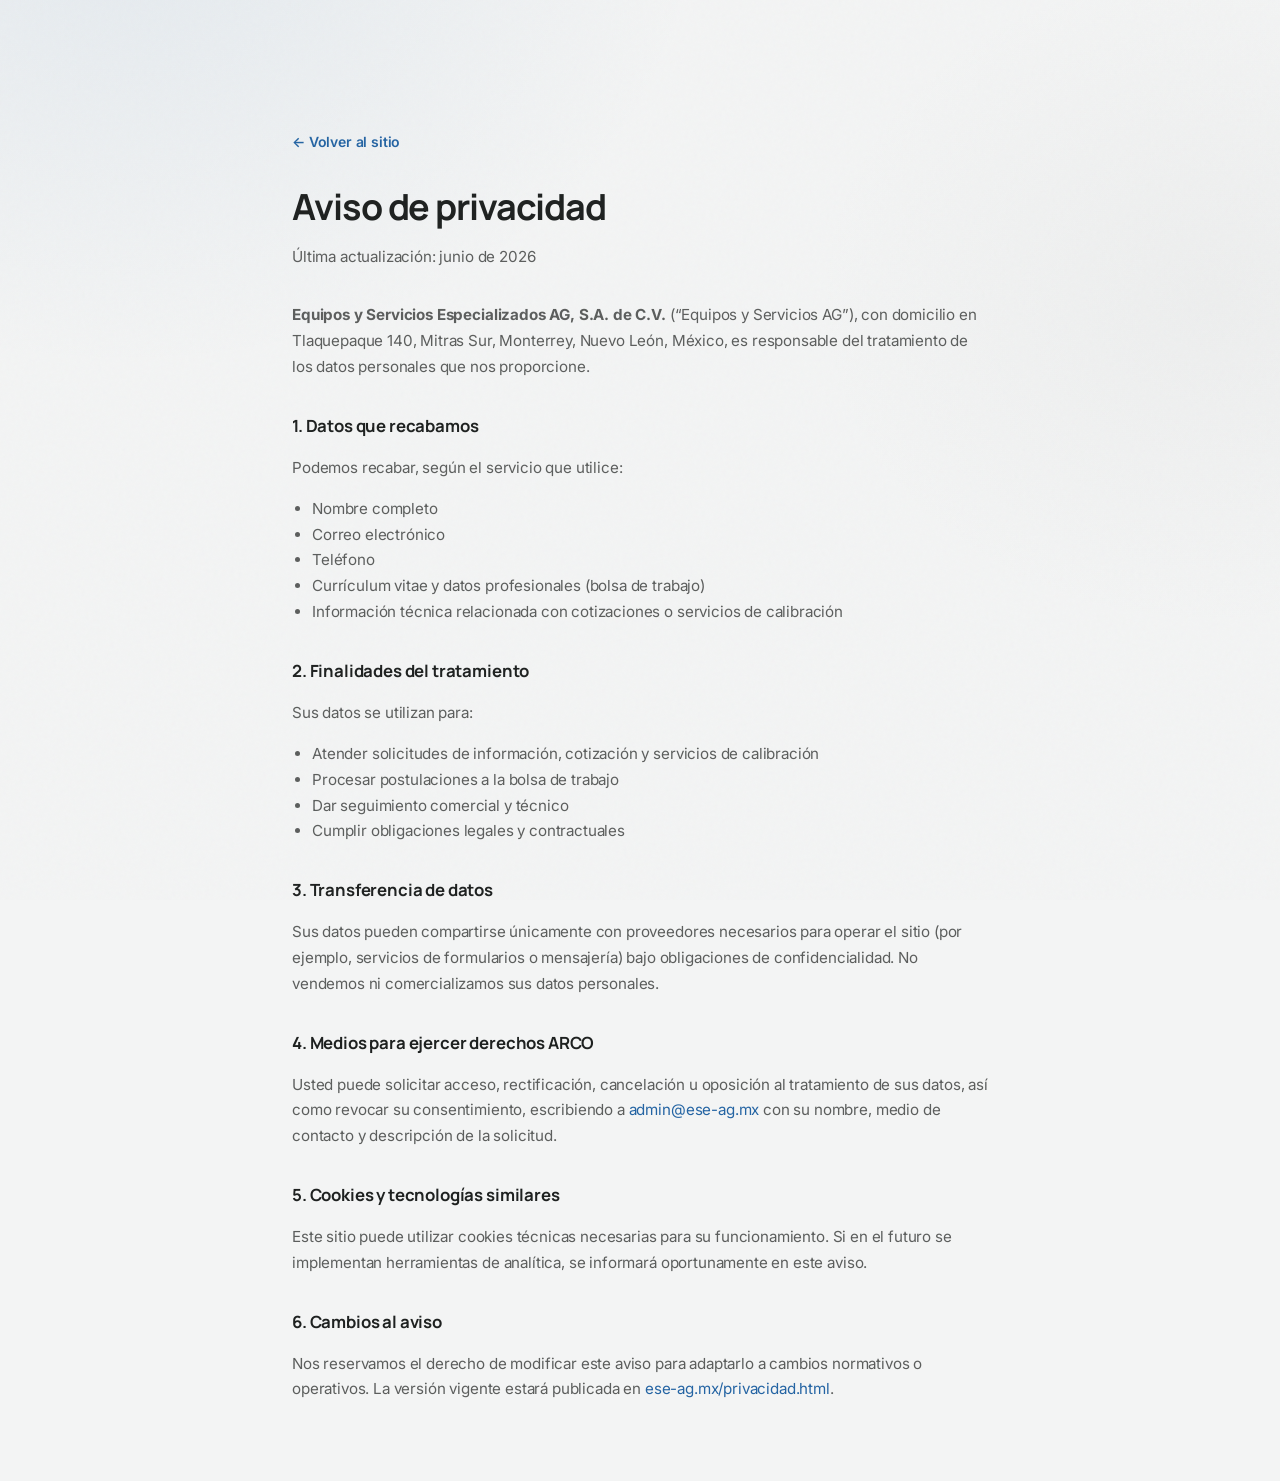
<file: privacidad.html>
<!DOCTYPE html>
<html lang="es">
<head>
    <meta charset="UTF-8">
    <meta name="viewport" content="width=device-width, initial-scale=1.0">
    <title>Aviso de privacidad | Equipos y Servicios AG</title>
    <meta name="description" content="Aviso de privacidad de Equipos y Servicios Especializados AG, S.A. de C.V. conforme a la LFPDPPP.">
    <meta name="robots" content="noindex, follow">
    <link rel="canonical" href="https://ese-ag.mx/privacidad.html">
    <link rel="icon" href="favicon.svg" type="image/svg+xml">
    <link rel="preconnect" href="https://fonts.googleapis.com">
    <link rel="preconnect" href="https://fonts.gstatic.com" crossorigin>
    <link href="https://fonts.googleapis.com/css2?family=Inter:wght@400;500;600;700&family=Manrope:wght@500;700;800&display=swap" rel="stylesheet">
    <link rel="stylesheet" href="styles.css">
    <style>
        .legal-page {
            max-width: 46rem;
            margin: 0 auto;
            padding: calc(var(--site-header-h, 6rem) + 2rem) 1.25rem 4rem;
        }
        .legal-page h1 {
            font-size: clamp(1.75rem, 4vw, 2.25rem);
            margin: 0 0 0.5rem;
            letter-spacing: -0.03em;
        }
        .legal-page__updated {
            color: var(--text-muted);
            font-size: 0.875rem;
            margin: 0 0 2rem;
        }
        .legal-page h2 {
            font-size: 1.05rem;
            margin: 2rem 0 0.65rem;
        }
        .legal-page p,
        .legal-page li {
            color: var(--text-muted);
            line-height: 1.7;
            font-size: 0.95rem;
        }
        .legal-page ul {
            padding-left: 1.25rem;
            margin: 0.5rem 0 1rem;
        }
        .legal-page a {
            color: var(--ag-blue);
        }
        .legal-back {
            display: inline-flex;
            align-items: center;
            gap: 0.35rem;
            margin-bottom: 1.5rem;
            font-size: 0.875rem;
            font-weight: 600;
            color: var(--ag-blue);
            text-decoration: none;
        }
        .legal-back:hover { text-decoration: underline; }
    </style>
</head>
<body>
    <main class="legal-page">
        <a href="index.html" class="legal-back">← Volver al sitio</a>
        <h1>Aviso de privacidad</h1>
        <p class="legal-page__updated">Última actualización: junio de 2026</p>

        <p>
            <strong>Equipos y Servicios Especializados AG, S.A. de C.V.</strong> (“Equipos y Servicios AG”),
            con domicilio en Tlaquepaque 140, Mitras Sur, Monterrey, Nuevo León, México, es responsable del
            tratamiento de los datos personales que nos proporcione.
        </p>

        <h2>1. Datos que recabamos</h2>
        <p>Podemos recabar, según el servicio que utilice:</p>
        <ul>
            <li>Nombre completo</li>
            <li>Correo electrónico</li>
            <li>Teléfono</li>
            <li>Currículum vitae y datos profesionales (bolsa de trabajo)</li>
            <li>Información técnica relacionada con cotizaciones o servicios de calibración</li>
        </ul>

        <h2>2. Finalidades del tratamiento</h2>
        <p>Sus datos se utilizan para:</p>
        <ul>
            <li>Atender solicitudes de información, cotización y servicios de calibración</li>
            <li>Procesar postulaciones a la bolsa de trabajo</li>
            <li>Dar seguimiento comercial y técnico</li>
            <li>Cumplir obligaciones legales y contractuales</li>
        </ul>

        <h2>3. Transferencia de datos</h2>
        <p>
            Sus datos pueden compartirse únicamente con proveedores necesarios para operar el sitio
            (por ejemplo, servicios de formularios o mensajería) bajo obligaciones de confidencialidad.
            No vendemos ni comercializamos sus datos personales.
        </p>

        <h2>4. Medios para ejercer derechos ARCO</h2>
        <p>
            Usted puede solicitar acceso, rectificación, cancelación u oposición al tratamiento de sus datos,
            así como revocar su consentimiento, escribiendo a
            <a href="mailto:admin@ese-ag.mx">admin@ese-ag.mx</a> con su nombre, medio de contacto y descripción de la solicitud.
        </p>

        <h2>5. Cookies y tecnologías similares</h2>
        <p>
            Este sitio puede utilizar cookies técnicas necesarias para su funcionamiento. Si en el futuro
            se implementan herramientas de analítica, se informará oportunamente en este aviso.
        </p>

        <h2>6. Cambios al aviso</h2>
        <p>
            Nos reservamos el derecho de modificar este aviso para adaptarlo a cambios normativos o
            operativos. La versión vigente estará publicada en
            <a href="https://ese-ag.mx/privacidad.html">ese-ag.mx/privacidad.html</a>.
        </p>
    </main>
</body>
</html>
</file>
<file: styles.css>
/* Equipos y Servicios AG — estilos del sitio (sin build) */

:root {
  /* Colores institucionales — Manual de Identidad ESEAG */
  --ag-blue: #2464a3;
  --ag-gray: #8b8d8c;
  --ag-blue-deep: #1a5284;
  --ag-blue-light: #4f83b5;
  --ag-blue-soft: #6593bf;
  --ag-gray-light: #e8e8e8;
  --ag-gray-muted: #b5b6b6;
  --ag-accent: var(--ag-blue);
  --ag-accent-soft: rgba(36, 100, 163, 0.1);
  --surface: #f3f4f4;
  --surface-elevated: #ffffff;
  --text: #1e2120;
  --text-muted: #5c5e5d;
  --border: #dde0df;
  --border-strong: #c5c8c7;
  --radius-sm: 0.5rem;
  --radius-md: 0.75rem;
  --radius-lg: 1.125rem;
  --radius-xl: 1.375rem;
  --radius-2xl: 1.5rem;
  --shadow-card: 0 4px 28px -6px rgba(30, 33, 32, 0.1);
  --shadow-elevated: 0 20px 50px -12px rgba(30, 33, 32, 0.14);
  --shadow-glow: 0 0 0 1px rgba(36, 100, 163, 0.08), 0 16px 40px -12px rgba(36, 100, 163, 0.2);
  --font-display: "Manrope", system-ui, -apple-system, sans-serif;
  --font-body: "Inter", system-ui, -apple-system, sans-serif;
  --font: var(--font-body);
  --font-mono: var(--font-body);
  --container: 76rem;
  --ease-out: cubic-bezier(0.22, 1, 0.36, 1);
  --ease-spring: cubic-bezier(0.34, 1.4, 0.64, 1);
  --whatsapp: #25d366;
  --whatsapp-dark: #128c7e;
  --gradient-brand: linear-gradient(135deg, var(--ag-blue-deep) 0%, var(--ag-blue) 55%, var(--ag-blue-light) 100%);
  --gradient-text: linear-gradient(135deg, #a8c8e8 0%, #e8f1f9 55%, #8bb8dc 100%);
}

*,
*::before,
*::after {
  box-sizing: border-box;
}

html {
  scroll-behavior: smooth;
  width: 100%;
  -webkit-text-size-adjust: 100%;
  text-size-adjust: 100%;
}

body {
  margin: 0;
  width: 100%;
  min-width: 0;
  font-family: var(--font-body);
  font-size: 1rem;
  line-height: 1.65;
  background:
    radial-gradient(ellipse 90% 60% at 10% -5%, rgba(36, 100, 163, 0.07), transparent 50%),
    radial-gradient(ellipse 70% 50% at 95% 20%, rgba(139, 141, 140, 0.06), transparent 45%),
    var(--surface);
  color: var(--text);
  -webkit-font-smoothing: antialiased;
  letter-spacing: -0.01em;
}

h1,
h2,
h3,
h4,
h5,
h6,
.hero__title,
.section-title,
.contact-title,
.pillars__title,
.industries__title,
.testimonials__title,
.process__title,
.faq__title,
.accredit__content .section-title,
.catalog-view__hero-title,
.catalog-view__block-title {
  font-family: var(--font-display);
}

body::before {
  content: "";
  position: fixed;
  inset: 0;
  pointer-events: none;
  z-index: 9999;
  opacity: 0.025;
  background-image: url("data:image/svg+xml,%3Csvg viewBox='0 0 256 256' xmlns='http://www.w3.org/2000/svg'%3E%3Cfilter id='n'%3E%3CfeTurbulence type='fractalNoise' baseFrequency='0.85' numOctaves='4' stitchTiles='stitch'/%3E%3C/filter%3E%3Crect width='100%25' height='100%25' filter='url(%23n)'/%3E%3C/svg%3E");
}

img,
svg {
  display: block;
  max-width: 100%;
  height: auto;
}

a {
  color: inherit;
  text-decoration: none;
}

button {
  font: inherit;
  cursor: pointer;
  border: none;
  background: none;
}

:focus-visible {
  outline: 2px solid var(--ag-accent);
  outline-offset: 2px;
}

.skip-link {
  position: absolute;
  left: -9999px;
  top: 0;
  z-index: 100;
  padding: 0.75rem 1.25rem;
  background: var(--ag-blue-deep);
  color: #fff;
  font-weight: 600;
  border-radius: 0 0 var(--radius-md) var(--radius-md);
}

.skip-link:focus {
  left: 1rem;
  top: 0;
}

/* —— Cabecera fija —— */
.site-header,
.top-bar,
.site-nav,
.hero {
  width: 100%;
  max-width: 100%;
}

.site-header {
  position: fixed;
  top: 0;
  left: 0;
  right: 0;
  z-index: 50;
  background: transparent;
  transition: box-shadow 0.35s ease;
}

.site-header--scrolled {
  box-shadow: 0 6px 28px -8px rgba(15, 35, 58, 0.18);
}

.site-body {
  padding-top: 0;
}

body.view-catalog .site-footer {
  display: none;
}

body.view-catalog #contenido-principal {
  display: none;
}

body.view-catalog .catalog-view {
  display: block;
  animation: catalogIn 0.5s var(--ease-out) forwards;
}

body.view-catalog-closing .catalog-view {
  animation: catalogOut 0.35s var(--ease-out) forwards;
}

/* —— Top bar —— */
.top-bar {
  background: rgba(15, 34, 56, 0.45);
  backdrop-filter: blur(18px) saturate(1.2);
  -webkit-backdrop-filter: blur(18px) saturate(1.2);
  color: #94a3b8;
  padding: 0.5rem 1rem;
  font-size: 0.7rem;
  border-bottom: 1px solid rgba(255, 255, 255, 0.08);
  box-shadow: inset 0 1px 0 rgba(255, 255, 255, 0.06);
  transition:
    background 0.35s ease,
    backdrop-filter 0.35s ease;
}

.site-header--scrolled .top-bar {
  background: rgba(15, 34, 56, 0.78);
  backdrop-filter: blur(22px) saturate(1.25);
  -webkit-backdrop-filter: blur(22px) saturate(1.25);
}

.top-bar__inner {
  max-width: var(--container);
  margin: 0 auto;
  display: flex;
  flex-direction: column;
  align-items: center;
  gap: 0.35rem;
}

@media (min-width: 640px) {
  .top-bar {
    font-size: 0.75rem;
    padding-left: 1.5rem;
    padding-right: 1.5rem;
  }
  .top-bar__inner {
    flex-direction: row;
    justify-content: space-between;
  }
}

.top-bar__badge {
  color: #e2e8f0;
  font-weight: 500;
  letter-spacing: 0.01em;
}

.top-bar__meta {
  display: flex;
  flex-wrap: wrap;
  align-items: center;
  justify-content: center;
  gap: 0.75rem;
}

.top-bar__meta > * + * {
  padding-left: 0.75rem;
  border-left: 1px solid rgba(255, 255, 255, 0.14);
}

.top-bar__meta a {
  color: #cbd5e1;
  transition: color 0.2s;
}

.top-bar__meta a:hover {
  color: #fff;
}

.top-bar__location {
  display: none;
  color: #94a3b8;
  font-weight: 500;
}

@media (min-width: 640px) {
  .top-bar__location {
    display: inline;
  }
}

/* —— Nav —— */
.site-nav {
  position: relative;
  background: rgba(255, 255, 255, 0.68);
  backdrop-filter: blur(18px) saturate(1.1);
  -webkit-backdrop-filter: blur(18px) saturate(1.1);
  border-bottom: 1px solid rgba(255, 255, 255, 0.35);
  transition:
    background 0.35s ease,
    box-shadow 0.25s ease,
    border-color 0.25s ease;
}

.site-header--scrolled .site-nav {
  background: rgba(255, 255, 255, 0.94);
  border-bottom-color: var(--border);
}


.site-nav__inner {
  max-width: var(--container);
  margin: 0 auto;
  padding: 0.65rem 0.75rem;
  display: flex;
  flex-direction: row;
  flex-wrap: wrap;
  align-items: center;
  justify-content: space-between;
  gap: 0.65rem;
}

@media (min-width: 640px) {
  .site-nav__inner {
    padding: 0.75rem 1.5rem;
  }
}

@media (min-width: 1024px) {
  .site-nav__inner {
    flex-wrap: nowrap;
  }
}

.nav-toggle {
  display: none;
  flex-direction: column;
  justify-content: center;
  gap: 5px;
  width: 2.75rem;
  height: 2.75rem;
  padding: 0.5rem;
  border-radius: var(--radius-md);
  border: 1px solid var(--border);
  background: #fff;
  color: var(--text);
  flex-shrink: 0;
  transition: background 0.2s, border-color 0.2s;
}

.nav-toggle:hover {
  background: var(--surface);
  border-color: var(--border-strong);
}

.nav-toggle__bar {
  display: block;
  width: 100%;
  height: 2px;
  border-radius: 2px;
  background: currentColor;
  transition: transform 0.25s var(--ease-out), opacity 0.2s;
}

.site-nav.is-menu-open .nav-toggle__bar:nth-child(1) {
  transform: translateY(7px) rotate(45deg);
}

.site-nav.is-menu-open .nav-toggle__bar:nth-child(2) {
  opacity: 0;
}

.site-nav.is-menu-open .nav-toggle__bar:nth-child(3) {
  transform: translateY(-7px) rotate(-45deg);
}

.brand {
  display: flex;
  align-items: center;
  gap: 0.85rem;
  min-width: 0;
  transition: transform 0.3s var(--ease-out);
}

.brand:hover {
  transform: translateY(-1px);
}

.brand__mark {
  display: flex;
  align-items: center;
  justify-content: center;
  width: 3.35rem;
  height: 3.35rem;
  flex-shrink: 0;
  border-radius: 1rem;
  background: linear-gradient(145deg, rgba(36, 100, 163, 0.14), rgba(36, 100, 163, 0.04));
  border: 1px solid rgba(36, 100, 163, 0.16);
  box-shadow:
    0 8px 24px rgba(36, 100, 163, 0.14),
    inset 0 1px 0 rgba(255, 255, 255, 0.65);
  transition:
    transform 0.4s var(--ease-spring),
    box-shadow 0.35s var(--ease-out);
}

.brand:hover .brand__mark {
  transform: translateY(-1px);
  box-shadow:
    0 12px 28px rgba(36, 100, 163, 0.2),
    inset 0 1px 0 rgba(255, 255, 255, 0.75);
}

.brand__logo {
  width: 2.35rem;
  height: 2.35rem;
  flex-shrink: 0;
  object-fit: contain;
  background: transparent;
  transition: transform 0.4s var(--ease-spring);
}

.brand:hover .brand__logo {
  transform: scale(1.05) rotate(-2deg);
}

@media (min-width: 640px) {
  .brand__mark {
    width: 3.85rem;
    height: 3.85rem;
    border-radius: 1.1rem;
  }

  .brand__logo {
    width: 2.75rem;
    height: 2.75rem;
  }
}

@media (min-width: 1024px) {
  .brand__mark {
    width: 4.25rem;
    height: 4.25rem;
  }

  .brand__logo {
    width: 3rem;
    height: 3rem;
  }
}

.brand__text {
  display: none;
  flex-direction: column;
  line-height: 1.2;
  min-width: 0;
}

@media (min-width: 640px) {
  .brand__text {
    display: flex;
  }
}

.brand__name {
  font-family: var(--font-display);
  font-weight: 800;
  font-size: 0.8125rem;
  text-transform: uppercase;
  letter-spacing: 0.02em;
  color: var(--text);
  white-space: nowrap;
  overflow: hidden;
  text-overflow: ellipsis;
}

.brand__name span {
  font-weight: 300;
  letter-spacing: 0.14em;
  color: var(--ag-blue);
}

.brand__legal {
  font-family: var(--font-body);
  font-size: 0.625rem;
  font-weight: 500;
  letter-spacing: 0.1em;
  text-transform: uppercase;
  color: var(--ag-gray);
}

.nav-links {
  display: flex;
  flex-wrap: wrap;
  align-items: center;
  justify-content: flex-end;
  gap: 0;
}

@media (min-width: 640px) {
  .nav-links {
    gap: 0.15rem;
  }
}

.nav-pro-trigger {
  position: relative;
  padding: 0.5rem 0.65rem;
  font-size: 0.75rem;
  font-weight: 500;
  color: var(--ag-gray);
  border-bottom: 2px solid transparent;
  transition: color 0.25s ease;
}

.nav-pro-trigger::after {
  content: "";
  position: absolute;
  left: 0.65rem;
  right: 0.65rem;
  bottom: 0.2rem;
  height: 2px;
  border-radius: 2px;
  background: var(--ag-accent);
  transform: scaleX(0);
  transform-origin: left;
  transition: transform 0.3s var(--ease-out);
}

@media (min-width: 640px) {
  .nav-pro-trigger {
    font-size: 0.875rem;
  }
}

.nav-pro-trigger:hover,
.nav-pro-trigger[aria-expanded="true"] {
  color: var(--text);
}

.nav-pro-trigger:hover::after,
.nav-pro-trigger[aria-expanded="true"]::after {
  transform: scaleX(1);
}

.nav-sep {
  display: none;
  color: #cbd5e1;
  user-select: none;
  padding: 0 0.15rem;
}

@media (min-width: 640px) {
  .nav-sep {
    display: inline;
  }
}

.nav-divider {
  display: none;
  width: 1px;
  height: 1rem;
  background: var(--border);
  margin: 0 0.25rem;
}

@media (min-width: 640px) {
  .nav-divider {
    display: block;
  }
}

.nav-link {
  padding: 0.5rem 0.65rem;
  font-size: 0.75rem;
  font-weight: 500;
  color: var(--ag-gray);
  transition: color 0.2s;
}

@media (min-width: 640px) {
  .nav-link {
    font-size: 0.875rem;
  }
}

.nav-link:hover {
  color: var(--text);
}

.btn-nav-cta {
  margin-left: 0.25rem;
  display: inline-flex;
  align-items: center;
  padding: 0.55rem 1.15rem;
  font-size: 0.75rem;
  font-weight: 700;
  color: #fff;
  background: var(--gradient-brand);
  border-radius: 999px;
  box-shadow: 0 8px 20px -6px rgba(26, 74, 120, 0.35);
  transition: transform 0.25s var(--ease-spring), box-shadow 0.25s;
}

.btn-nav-cta:hover {
  transform: translateY(-2px);
  box-shadow: 0 6px 20px -4px rgba(26, 74, 120, 0.35);
}

@media (min-width: 640px) {
  .btn-nav-cta {
    font-size: 0.875rem;
  }
}

/* —— Panels —— */
body.nav-panel-open {
  overflow: hidden;
}

body.nav-menu-open {
  overflow: hidden;
}

.nav-panel-overlay {
  position: fixed;
  inset: 0;
  z-index: 60;
  opacity: 0;
  pointer-events: none;
  visibility: hidden;
  transition: opacity 0.25s ease, visibility 0.25s;
}

.nav-panel-overlay.is-open {
  opacity: 1;
  pointer-events: auto;
  visibility: visible;
}

.nav-panel-backdrop {
  position: absolute;
  inset: 0;
  background: rgba(15, 23, 42, 0.35);
}

.nav-panel-sheet {
  position: absolute;
  right: 0;
  top: 0;
  z-index: 10;
  display: flex;
  flex-direction: column;
  height: 100%;
  width: 100%;
  max-width: 28rem;
  background: #fff;
  border-left: 1px solid var(--border);
  box-shadow: 4px 0 48px rgba(15, 23, 42, 0.06);
  transform: translateX(100%);
  transition: transform 0.28s var(--ease-out);
}

.nav-panel-overlay.is-open .nav-panel-sheet {
  transform: translateX(0);
}

.panel-header {
  flex-shrink: 0;
  border-bottom: 1px solid var(--border);
  padding: 1.25rem 1.5rem;
}

.panel-header__row {
  display: flex;
  align-items: flex-start;
  justify-content: space-between;
  gap: 1rem;
}

.panel-eyebrow {
  font-size: 0.65rem;
  font-weight: 600;
  text-transform: uppercase;
  letter-spacing: 0.14em;
  color: var(--text-muted);
}

.panel-title {
  margin: 0.4rem 0 0;
  font-size: 1.125rem;
  font-weight: 600;
  color: var(--text);
  letter-spacing: -0.02em;
  text-wrap: balance;
}

.panel-close {
  border-radius: var(--radius-sm);
  padding: 0.5rem;
  color: #94a3b8;
  transition: background 0.2s, color 0.2s;
}

.panel-close:hover {
  background: #f1f5f9;
  color: #334155;
}

.panel-close__icon {
  display: block;
  width: 1.25rem;
  height: 1.25rem;
}

.panel-body {
  flex: 1;
  overflow-y: auto;
  padding: 1.5rem;
}

.panel-desc {
  font-size: 0.875rem;
  line-height: 1.65;
  color: #475569;
  margin: 0;
}

.panel-list {
  margin: 1.5rem 0 0;
  padding: 0;
  list-style: none;
  border: 1px solid var(--border);
  border-radius: var(--radius-sm);
  overflow: hidden;
  background: #fff;
}

.panel-list li {
  padding: 0.65rem 1rem;
  font-size: 0.875rem;
  color: #334155;
  border-top: 1px solid #f1f5f9;
}

.panel-list li:first-child {
  border-top: none;
}

.panel-cards {
  margin-top: 1.5rem;
  border: 1px solid var(--border);
  border-radius: var(--radius-sm);
  overflow: hidden;
  background: #fff;
}

.panel-card {
  padding: 0.9rem 1rem;
  border-top: 1px solid #f1f5f9;
}

.panel-card:first-child {
  border-top: none;
}

.panel-card__title {
  font-size: 0.875rem;
  font-weight: 500;
  color: var(--text);
  margin: 0;
}

.panel-card__desc {
  margin: 0.25rem 0 0;
  font-size: 0.75rem;
  line-height: 1.55;
  color: var(--text-muted);
}

.panel-actions {
  margin-top: 2rem;
  display: flex;
  flex-direction: column;
  gap: 0.65rem;
}

.panel-note {
  margin-top: 1rem;
  text-align: center;
  font-size: 0.75rem;
  color: var(--text-muted);
}

.panel-footnote {
  margin-top: 2rem;
  padding-top: 1rem;
  border-top: 1px solid #f1f5f9;
  font-size: 0.75rem;
  line-height: 1.6;
  color: var(--text-muted);
}

.btn {
  display: inline-flex;
  align-items: center;
  justify-content: center;
  gap: 0.5rem;
  padding: 0.75rem 1rem;
  font-family: var(--font-display);
  font-size: 0.875rem;
  font-weight: 600;
  border-radius: var(--radius-sm);
  transition: background 0.2s, border-color 0.2s, color 0.2s, transform 0.2s;
  text-align: center;
  width: 100%;
}

.btn--primary {
  background: var(--ag-blue-deep);
  color: #fff;
}

.btn--primary:hover {
  background: #1e293b;
}

.btn--outline {
  background: #fff;
  color: var(--text);
  border: 1px solid var(--border);
}

.btn--outline:hover {
  border-color: #cbd5e1;
  background: #f8fafc;
}

.btn--whatsapp {
  background: #047857;
  color: #fff;
  border: 1px solid rgba(4, 120, 87, 0.3);
}

.btn--whatsapp:hover {
  background: #065f46;
}

.btn--lg {
  padding: 0.9rem 1.5rem;
  font-weight: 700;
  border-radius: var(--radius-xl);
}

.btn--gradient {
  position: relative;
  overflow: hidden;
  background: var(--ag-accent);
  color: #fff;
  font-weight: 600;
  box-shadow: 0 8px 24px -6px rgba(36, 100, 163, 0.4);
  border: 1px solid rgba(255, 255, 255, 0.12);
  transition: transform 0.25s var(--ease-spring), box-shadow 0.25s, background 0.25s;
}

.btn--gradient::after {
  content: "";
  position: absolute;
  inset: 0;
  background: linear-gradient(
    105deg,
    transparent 35%,
    rgba(255, 255, 255, 0.28) 50%,
    transparent 65%
  );
  transform: translateX(-120%);
  transition: transform 0.55s ease;
}

.btn--gradient:hover {
  background: var(--ag-blue-deep);
  transform: translateY(-2px);
  box-shadow: 0 12px 28px -6px rgba(36, 100, 163, 0.45);
}

.btn--gradient:hover::after {
  transform: translateX(120%);
}

.btn--ghost-light {
  background: rgba(255, 255, 255, 0.1);
  color: #fff;
  font-weight: 700;
  border: 1px solid rgba(255, 255, 255, 0.2);
  backdrop-filter: blur(8px);
}

.btn--ghost-light:hover {
  background: rgba(255, 255, 255, 0.15);
}

.btn--white {
  background: #fff;
  color: var(--text);
  font-weight: 700;
  box-shadow: 0 20px 40px -12px rgba(0, 0, 0, 0.3);
}

.btn--white:hover {
  background: #f1f5f9;
}

.btn--dark {
  background: var(--ag-blue-deep);
  color: #fff;
  font-weight: 700;
  box-shadow: 0 12px 28px -8px rgba(26, 74, 120, 0.3);
  transition: transform 0.25s var(--ease-spring), box-shadow 0.25s, background 0.25s;
}

.btn--dark:hover {
  background: #153a5c;
  transform: translateY(-2px);
  box-shadow: 0 16px 32px -8px rgba(26, 74, 120, 0.38);
}

.btn--wa-lg {
  background: #25d366;
  color: #fff;
  font-weight: 700;
  font-size: 1rem;
  padding: 1rem 2rem;
  border-radius: var(--radius-2xl);
  box-shadow: 0 20px 40px -12px rgba(6, 95, 70, 0.45);
  border: 1px solid rgba(255, 255, 255, 0.2);
  width: auto;
  transition: transform 0.3s var(--ease-spring), box-shadow 0.3s, background 0.25s;
  animation: pulseCta 3s ease-in-out infinite;
}

.btn--wa-lg:hover {
  background: #20bd5a;
  transform: scale(1.04);
  box-shadow: 0 24px 48px -10px rgba(6, 95, 70, 0.55);
  animation: none;
}

.btn[aria-disabled="true"] {
  opacity: 0.65;
  cursor: not-allowed;
}

.icon {
  width: 1em;
  height: 1em;
  flex-shrink: 0;
}

.icon--sm {
  width: 0.75rem;
  height: 0.75rem;
}

.icon--md {
  width: 1.25rem;
  height: 1.25rem;
}

.icon--lg {
  width: 1.75rem;
  height: 1.75rem;
}

.icon--xl {
  width: 2rem;
  height: 2rem;
}

@media (min-width: 640px) {
  .icon--xl {
    width: 2.25rem;
    height: 2.25rem;
  }
}

/* —— Hero —— */
.hero {
  position: relative;
  color: #fff;
  padding: calc(var(--site-header-h, 6.5rem) + 1.75rem) 1rem 4.5rem;
  min-height: clamp(28rem, 72vh, 40rem);
  overflow: hidden;
  background: linear-gradient(180deg, var(--ag-blue-deep) 0%, var(--ag-blue) 50%, #164a75 100%);
  border-bottom: 1px solid rgba(255, 255, 255, 0.08);
}

.hero__media {
  position: absolute;
  inset: 0;
  z-index: 0;
  overflow: hidden;
  pointer-events: none;
}

.hero__carousel {
  position: absolute;
  inset: 0;
  z-index: 0;
}

.hero__slide {
  position: absolute;
  inset: 0;
  width: 100%;
  height: 100%;
  object-fit: cover;
  object-position: center 42%;
  opacity: 0;
  filter: saturate(0.92) brightness(0.72);
  transition: opacity 0.5s ease-in-out, transform 0.5s ease-in-out;
  transform: scale(1.03);
}

.hero__slide.is-active {
  opacity: 1;
  z-index: 1;
  transform: scale(1);
}

.hero--has-carousel .hero__media-video {
  display: none;
}

.hero__carousel-dots {
  position: absolute;
  bottom: 1.75rem;
  left: 50%;
  z-index: 3;
  transform: translateX(-50%);
  display: none;
  gap: 0.45rem;
  padding: 0.35rem 0.65rem;
  border-radius: 999px;
  background: rgba(10, 20, 35, 0.35);
  backdrop-filter: blur(8px);
  -webkit-backdrop-filter: blur(8px);
}

.hero--has-carousel .hero__carousel-dots {
  display: flex;
}

.hero__carousel-dots:empty {
  display: none;
}

.hero__carousel-dot {
  width: 0.45rem;
  height: 0.45rem;
  padding: 0;
  border: none;
  border-radius: 50%;
  background: rgba(255, 255, 255, 0.4);
  cursor: pointer;
  transition: transform 0.25s var(--ease-out), background 0.25s;
}

.hero__carousel-dot:hover {
  background: rgba(255, 255, 255, 0.7);
}

.hero__carousel-dot.is-active {
  background: #fff;
  transform: scale(1.25);
}

.hero__media-video {
  position: absolute;
  inset: 0;
  width: 100%;
  height: 100%;
  object-fit: cover;
  object-position: center center;
  filter: saturate(0.92) brightness(0.72);
  opacity: 1;
  z-index: 0;
}

.hero__media-scrim {
  position: absolute;
  inset: 0;
  background:
    linear-gradient(115deg, rgba(14, 28, 48, 0.72) 0%, rgba(36, 100, 163, 0.42) 50%, rgba(18, 48, 80, 0.65) 100%),
    linear-gradient(to top, rgba(10, 20, 35, 0.35) 0%, transparent 50%);
}

.hero__media-vignette {
  position: absolute;
  inset: 0;
  background: radial-gradient(ellipse 85% 75% at 50% 45%, transparent 35%, rgba(10, 20, 35, 0.45) 100%);
}

.hero--no-media .hero__media {
  display: none;
}

.hero--no-media {
  background:
    linear-gradient(135deg, rgba(255, 255, 255, 0.06) 0%, transparent 45%),
    linear-gradient(225deg, rgba(36, 100, 163, 0.35) 0%, transparent 50%),
    linear-gradient(180deg, var(--ag-blue-deep) 0%, var(--ag-blue) 50%, #164a75 100%);
  background-size: 100% 100%, 200% 200%, 100% 100%;
  animation: heroGlow 12s ease-in-out infinite alternate;
}

@media (min-width: 640px) {
  .hero {
    padding: calc(var(--site-header-h, 6.5rem) + 2rem) 1.5rem 4.75rem;
    min-height: clamp(30rem, 68vh, 38rem);
  }
}

.hero__grid {
  position: absolute;
  inset: 0;
  z-index: 1;
  pointer-events: none;
  background-image:
    linear-gradient(rgba(255, 255, 255, 0.03) 1px, transparent 1px),
    linear-gradient(90deg, rgba(255, 255, 255, 0.03) 1px, transparent 1px);
  background-size: 64px 64px;
  mask-image: linear-gradient(to bottom, black 40%, transparent);
}

.hero__orb {
  position: absolute;
  z-index: 1;
  border-radius: 50%;
  pointer-events: none;
  filter: blur(64px);
}

.hero__orb--1 {
  top: 25%;
  right: -8rem;
  width: 24rem;
  height: 24rem;
  background: rgba(37, 99, 235, 0.12);
  animation: float 8s ease-in-out infinite;
}

.hero__orb--2 {
  bottom: 0;
  left: -6rem;
  width: 20rem;
  height: 20rem;
  background: rgba(139, 141, 140, 0.12);
  animation: float 10s ease-in-out infinite reverse;
}

.hero__inner {
  position: relative;
  z-index: 2;
  max-width: var(--container);
  margin: 0 auto;
  display: flex;
  flex-direction: column;
  align-items: center;
  gap: 1.75rem;
}

@media (min-width: 1024px) {
  .hero__inner {
    flex-direction: row;
    align-items: center;
    gap: 2rem;
  }
}

.hero__content {
  width: 100%;
  text-align: left;
}

@media (min-width: 1024px) {
  .hero__content {
    width: 60%;
  }
}

.hero__badge {
  display: inline-flex;
  align-items: center;
  gap: 0.5rem;
  background: rgba(255, 255, 255, 0.1);
  border: 1px solid rgba(255, 255, 255, 0.15);
  color: #bae6fd;
  font-size: 0.75rem;
  font-weight: 700;
  padding: 0.5rem 1rem;
  border-radius: 9999px;
  letter-spacing: 0.04em;
  backdrop-filter: blur(8px);
  margin-bottom: 1rem;
}

.pulse-dot {
  position: relative;
  width: 0.5rem;
  height: 0.5rem;
}

.pulse-dot::before {
  content: "";
  position: absolute;
  inset: 0;
  border-radius: 50%;
  background: var(--ag-blue-soft);
  animation: ping 1.5s cubic-bezier(0, 0, 0.2, 1) infinite;
  opacity: 0.75;
}

.pulse-dot::after {
  content: "";
  position: relative;
  display: block;
  width: 0.5rem;
  height: 0.5rem;
  border-radius: 50%;
  background: var(--ag-blue-soft);
}

.hero__title {
  margin: 0 0 1rem;
  font-size: clamp(1.85rem, 3.8vw, 3.15rem);
  font-weight: 800;
  line-height: 1.1;
  letter-spacing: -0.03em;
}

.hero__title-accent {
  background: var(--gradient-text);
  -webkit-background-clip: text;
  background-clip: text;
  color: transparent;
}

.hero__scroll {
  display: none;
}

.hero__scroll svg {
  transform: rotate(90deg);
  opacity: 0.7;
}

.hero-cert {
  position: relative;
  margin-top: 0.85rem;
  padding: 0.85rem 1rem;
  border-radius: var(--radius-lg);
  border: 1px solid rgba(255, 255, 255, 0.14);
  background: rgba(255, 255, 255, 0.05);
  text-align: center;
  backdrop-filter: blur(10px);
}

.hero-cert__ring {
  position: absolute;
  inset: -2px;
  border-radius: inherit;
  border: 1px solid rgba(125, 211, 252, 0.25);
  animation: certPulse 4s ease-in-out infinite;
}

.hero-cert__code {
  display: block;
  font-family: var(--font-display);
  font-size: 1.1rem;
  font-weight: 600;
  letter-spacing: 0.08em;
  color: #e0f2fe;
}

.hero-cert__label {
  display: block;
  margin-top: 0.25rem;
  font-size: 0.65rem;
  font-weight: 600;
  letter-spacing: 0.1em;
  text-transform: uppercase;
  color: #94a3b8;
}

.hero__lead {
  margin: 0 0 1.5rem;
  font-size: clamp(0.9375rem, 1.6vw, 1.125rem);
  color: #cbd5e1;
  max-width: 34rem;
  line-height: 1.6;
}

.hero__actions {
  display: flex;
  flex-direction: column;
  gap: 0.75rem;
}

@media (min-width: 640px) {
  .hero__actions {
    flex-direction: row;
    gap: 1rem;
  }
}

.hero__aside {
  width: 100%;
  max-width: 28rem;
}

@media (min-width: 1024px) {
  .hero__aside {
    width: 40%;
    max-width: none;
  }
}

.hero-stats {
  position: relative;
  border-radius: var(--radius-lg);
  border: 1px solid rgba(255, 255, 255, 0.14);
  background: rgba(255, 255, 255, 0.06);
  padding: 1.15rem 1.25rem;
  backdrop-filter: blur(14px);
  box-shadow: 0 8px 32px -8px rgba(0, 0, 0, 0.35);
  animation: float 7s ease-in-out infinite;
  transition: border-color 0.3s, transform 0.3s var(--ease-out);
}

.hero-stats:hover {
  transform: translateY(-4px);
  border-color: rgba(255, 255, 255, 0.22);
}

.hero-stats::before {
  content: "";
  position: absolute;
  inset: -1px;
  border-radius: inherit;
  background: linear-gradient(135deg, rgba(56, 189, 248, 0.2), transparent, rgba(99, 102, 241, 0.2));
  pointer-events: none;
  z-index: -1;
}

.hero-stats dl {
  margin: 0;
}

.hero-stats__row {
  display: flex;
  justify-content: space-between;
  align-items: flex-end;
  padding-bottom: 1rem;
  margin-bottom: 1rem;
  border-bottom: 1px solid rgba(255, 255, 255, 0.1);
}

.hero-stats__row:last-child {
  border-bottom: none;
  margin-bottom: 0;
  padding-bottom: 0;
}

.hero-stats dt {
  font-size: 0.875rem;
  color: #94a3b8;
  font-weight: 500;
}

.hero-stats dd {
  margin: 0;
  font-size: 0.875rem;
  font-weight: 700;
  color: #fff;
  text-align: right;
}

.hero-stats__link {
  color: #fff;
  text-decoration: underline;
  text-underline-offset: 2px;
  transition: color 0.2s;
}

.hero-stats__link:hover {
  color: #7dd3fc;
}

.hero-stats__accent {
  color: #7dd3fc;
}

/* —— Trust bar —— */
.trust-bar {
  position: relative;
  z-index: 20;
  max-width: 68rem;
  margin: -2rem auto 0;
  padding: 1.35rem 1.5rem;
  background: rgba(255, 255, 255, 0.94);
  backdrop-filter: blur(16px);
  border: 1px solid rgba(255, 255, 255, 0.8);
  border-radius: var(--radius-xl);
  box-shadow: var(--shadow-elevated);
  display: flex;
  flex-direction: column;
  align-items: center;
  gap: 1.5rem;
  transition: transform 0.4s var(--ease-out), box-shadow 0.4s;
}

.trust-bar.reveal--visible {
  animation: scaleIn 0.7s var(--ease-out) forwards;
}

@media (min-width: 640px) {
  .trust-bar {
    margin-top: -2.25rem;
    margin-left: auto;
    margin-right: auto;
    width: calc(100% - 2rem);
  }
}

@media (min-width: 1024px) {
  .trust-bar {
    flex-direction: row;
    justify-content: space-between;
    padding: 1.75rem 2rem;
    width: auto;
  }
}

.trust-bar__label {
  font-size: 0.75rem;
  font-weight: 700;
  text-transform: uppercase;
  letter-spacing: 0.14em;
  color: var(--text-muted);
  text-align: center;
  line-height: 1.5;
  max-width: 14rem;
}

@media (min-width: 1024px) {
  .trust-bar__label {
    text-align: left;
    max-width: none;
  }
}

.trust-bar__marquee {
  flex: 1;
  min-width: 0;
  overflow: hidden;
  mask-image: linear-gradient(90deg, transparent, black 6%, black 94%, transparent);
}

.trust-bar__brands-inner {
  display: flex;
  width: max-content;
  animation: trustMarquee 36s linear infinite;
  will-change: transform;
}

.trust-bar__marquee:hover .trust-bar__brands-inner {
  animation-play-state: paused;
}

.trust-bar__brands-track {
  display: flex;
  flex-wrap: nowrap;
  align-items: center;
  gap: 2.75rem;
  padding-right: 2.75rem;
  flex-shrink: 0;
}

@media (prefers-reduced-motion: reduce) {
  .trust-bar__brands-inner {
    animation: none;
  }

  .trust-bar__marquee {
    overflow-x: auto;
    mask-image: none;
    scrollbar-width: none;
  }

  .trust-bar__marquee::-webkit-scrollbar {
    display: none;
  }
}

.brand-chip {
  display: flex;
  align-items: center;
  justify-content: center;
  flex-shrink: 0;
  padding: 0.35rem 0.5rem;
  border-radius: var(--radius-md);
  transition: transform 0.3s var(--ease-out);
}

.brand-chip:hover {
  transform: translateY(-4px) scale(1.02);
}

.brand-chip__logo {
  display: block;
  width: auto;
  object-fit: contain;
  transition: transform 0.3s var(--ease-out), box-shadow 0.3s;
}

.brand-chip__logo--mitutoyo {
  height: 2.35rem;
  max-width: 9.25rem;
  border-radius: 0.35rem;
}

.brand-chip__logo--fluke {
  height: 2.15rem;
  max-width: 7.5rem;
  border-radius: 0.3rem;
}

.brand-chip__logo--snapon {
  height: 2.1rem;
  max-width: 8.25rem;
}

.brand-chip__logo--vision {
  height: 1.85rem;
  max-width: 6.875rem;
  opacity: 0.92;
}

.brand-chip:hover .brand-chip__logo--mitutoyo,
.brand-chip:hover .brand-chip__logo--fluke {
  box-shadow: 0 8px 20px rgba(30, 33, 32, 0.14);
}

@keyframes trustMarquee {
  0% {
    transform: translateX(0);
  }
  100% {
    transform: translateX(-50%);
  }
}

.brand-chip__icon {
  width: 2.5rem;
  height: 2.5rem;
  display: flex;
  align-items: center;
  justify-content: center;
  border-radius: var(--radius-xl);
}

.brand-chip__icon--sky {
  background: #f1f5f9;
  color: var(--ag-blue);
}

.brand-chip__icon--amber {
  background: #fffbeb;
  color: #d97706;
}

.brand-chip__icon--red {
  background: #fef2f2;
  color: #dc2626;
}

/* —— Sections —— */
.section {
  padding: 5rem 1rem;
}

@media (min-width: 640px) {
  .section {
    padding: 7rem 1.5rem;
  }
}

.section--muted {
  background: var(--surface);
  border-top: 1px solid var(--border);
}

.section--white {
  background: var(--surface-elevated);
  border-top: 1px solid var(--border);
}

.section__inner {
  max-width: var(--container);
  margin: 0 auto;
}

.section-header {
  text-align: center;
  max-width: 44rem;
  margin: 0 auto 3.5rem;
  padding-bottom: 2rem;
  border-bottom: 1px solid var(--border);
}

.section-eyebrow {
  display: inline-block;
  font-family: var(--font-display);
  font-size: 0.7rem;
  font-weight: 700;
  text-transform: uppercase;
  letter-spacing: 0.16em;
  color: var(--ag-accent);
  margin: 0 0 0.85rem;
  padding: 0.35rem 0.85rem;
  background: var(--ag-accent-soft);
  border: 1px solid rgba(36, 100, 163, 0.18);
  border-radius: 9999px;
  transition: transform 0.3s var(--ease-out), box-shadow 0.3s;
}

.section-eyebrow:hover {
  transform: translateY(-1px);
  box-shadow: 0 4px 12px -4px rgba(36, 100, 163, 0.2);
}

.section-title {
  margin: 0 0 1rem;
  font-size: clamp(1.75rem, 3vw, 2.35rem);
  font-weight: 800;
  letter-spacing: -0.03em;
  color: var(--text);
  line-height: 1.15;
}

.section-header::after {
  content: "";
  display: block;
  width: 3rem;
  height: 3px;
  margin: 1.5rem auto 0;
  border-radius: 999px;
  background: var(--gradient-brand);
}

.section-desc {
  margin: 0;
  font-size: 1rem;
  color: var(--text-muted);
  line-height: 1.65;
}

@media (min-width: 640px) {
  .section-desc {
    font-size: 1.125rem;
  }
}

.cards-grid {
  display: grid;
  grid-template-columns: 1fr;
  gap: 1.5rem;
}

@media (min-width: 768px) {
  .cards-grid {
    grid-template-columns: repeat(2, 1fr);
  }
}

@media (min-width: 1024px) {
  .cards-grid {
    grid-template-columns: repeat(3, 1fr);
    gap: 2rem;
  }
}

.service-card {
  position: relative;
  overflow: hidden;
  background: var(--surface-elevated);
  border: 1px solid var(--border);
  border-radius: var(--radius-xl);
  padding: 1.75rem;
  transition:
    transform 0.35s var(--ease-out),
    box-shadow 0.35s ease,
    border-color 0.25s;
}

@media (min-width: 640px) {
  .service-card {
    padding: 2rem;
  }
}

.service-card:hover {
  transform: translateY(-8px);
  box-shadow: var(--shadow-glow);
  border-color: rgba(36, 100, 163, 0.28);
}

.service-card__num {
  position: absolute;
  top: 1.25rem;
  right: 1.25rem;
  font-family: var(--font-display);
  font-size: 0.7rem;
  font-weight: 600;
  letter-spacing: 0.06em;
  color: rgba(36, 100, 163, 0.35);
}

.service-card::before {
  content: "";
  position: absolute;
  top: 0;
  left: 0;
  right: 0;
  height: 3px;
  background: linear-gradient(90deg, var(--ag-accent), rgba(139, 141, 140, 0.5));
  transform: scaleX(0);
  transform-origin: left;
  transition: transform 0.4s var(--ease-out);
}

.service-card:hover::before {
  transform: scaleX(1);
}

.service-card__glow {
  position: absolute;
  top: 0;
  right: 0;
  width: 8rem;
  height: 8rem;
  border-bottom-left-radius: 100%;
  pointer-events: none;
}

.service-card__glow--sky {
  background: linear-gradient(135deg, rgba(14, 165, 233, 0.08), transparent);
}

.service-card__glow--violet {
  background: linear-gradient(135deg, rgba(139, 92, 246, 0.08), transparent);
}

.service-card__glow--emerald {
  background: linear-gradient(135deg, rgba(16, 185, 129, 0.08), transparent);
}

.service-card__icon {
  width: 3.5rem;
  height: 3.5rem;
  display: flex;
  align-items: center;
  justify-content: center;
  border-radius: var(--radius-2xl);
  margin-bottom: 1.5rem;
  color: #fff;
  box-shadow: 0 12px 24px -8px rgba(37, 99, 235, 0.35);
  transition: transform 0.3s var(--ease-out);
}

.service-card:hover .service-card__icon {
  transform: scale(1.05);
}

.service-card__icon--sky {
  background: var(--ag-blue);
}

.service-card__icon--violet {
  background: #4338ca;
  box-shadow: 0 8px 20px -6px rgba(67, 56, 202, 0.3);
}

.service-card__icon--emerald {
  background: #0d9488;
  box-shadow: 0 8px 20px -6px rgba(13, 148, 136, 0.3);
}

.service-card__icon svg {
  width: 1.75rem;
  height: 1.75rem;
}

.service-card__title {
  margin: 0 0 0.75rem;
  font-size: 1.25rem;
  font-weight: 700;
}

.service-card__text {
  margin: 0 0 1.5rem;
  font-size: 0.95rem;
  color: #475569;
  line-height: 1.65;
}

.service-card__link {
  display: inline-flex;
  align-items: center;
  gap: 0.5rem;
  font-size: 0.875rem;
  font-weight: 700;
  color: var(--ag-blue);
  transition: gap 0.2s;
}

.service-card:hover .service-card__link {
  gap: 0.75rem;
}

/* —— Equipos —— */
.split {
  display: flex;
  flex-direction: column;
  align-items: center;
  gap: 3rem;
}

@media (min-width: 1024px) {
  .split {
    flex-direction: row;
    gap: 5rem;
  }
}

.split__media,
.split__content {
  width: 100%;
}

@media (min-width: 1024px) {
  .split__media,
  .split__content {
    width: 50%;
  }
}

.media-frame {
  position: relative;
}

.media-frame__glow {
  position: absolute;
  inset: -0.75rem;
  background: linear-gradient(135deg, rgba(14, 165, 233, 0.2), transparent, rgba(99, 102, 241, 0.2));
  border-radius: 1.5rem;
  filter: blur(32px);
}

.equipment-visual {
  position: relative;
  aspect-ratio: 4 / 3;
  border-radius: var(--radius-2xl);
  overflow: hidden;
  box-shadow: 0 25px 50px -12px rgba(15, 23, 42, 0.2);
  border: 1px solid rgba(226, 232, 240, 0.8);
  background:
    linear-gradient(145deg, var(--ag-blue-deep) 0%, var(--ag-blue) 45%, #164a75 100%);
}

.equipment-visual__pattern {
  position: absolute;
  inset: 0;
  opacity: 0.15;
  background-image:
    linear-gradient(rgba(255, 255, 255, 0.06) 1px, transparent 1px),
    linear-gradient(90deg, rgba(255, 255, 255, 0.06) 1px, transparent 1px);
  background-size: 32px 32px;
}

.equipment-visual__content {
  position: absolute;
  inset: 0;
  display: flex;
  flex-direction: column;
  align-items: center;
  justify-content: center;
  padding: 2rem;
  text-align: center;
  color: #e2e8f0;
}

.equipment-visual__icon {
  width: 4rem;
  height: 4rem;
  margin-bottom: 1rem;
  color: var(--ag-blue-soft);
  opacity: 0.9;
}

.equipment-visual__label {
  font-size: 0.875rem;
  font-weight: 600;
  letter-spacing: 0.08em;
  text-transform: uppercase;
  color: #94a3b8;
}

.check-grid {
  display: grid;
  grid-template-columns: 1fr;
  gap: 0.75rem;
  margin: 0;
  padding: 0;
  list-style: none;
}

@media (min-width: 640px) {
  .check-grid {
    grid-template-columns: repeat(2, 1fr);
    gap: 1rem;
  }
}

.check-item {
  display: flex;
  align-items: center;
  gap: 0.75rem;
  padding: 0.75rem 1rem;
  border-radius: var(--radius-xl);
  border: 1px solid var(--border);
  background: rgba(255, 255, 255, 0.85);
  font-weight: 500;
  font-size: 0.875rem;
  color: var(--text);
  transition: transform 0.25s var(--ease-out), border-color 0.25s, box-shadow 0.25s;
}

.check-item:hover {
  transform: translateX(4px);
  border-color: rgba(36, 100, 163, 0.25);
  box-shadow: 0 4px 16px -4px rgba(36, 100, 163, 0.12);
}

@media (min-width: 640px) {
  .check-item {
    font-size: 1rem;
  }
}

.check-item__icon {
  width: 2rem;
  height: 2rem;
  flex-shrink: 0;
  display: flex;
  align-items: center;
  justify-content: center;
  border-radius: var(--radius-md);
  background: rgba(16, 185, 129, 0.15);
  color: #059669;
}

.split__cta {
  margin-top: 2.5rem;
}

/* —— AG-APP —— */
.section--dark {
  background: #020617;
  color: #fff;
  position: relative;
  overflow: hidden;
}

.section--dark::before {
  content: "";
  position: absolute;
  inset: 0;
  background: radial-gradient(ellipse at top right, rgba(2, 132, 199, 0.4), transparent 55%);
  opacity: 0.3;
  pointer-events: none;
}

.section--dark .section__inner {
  position: relative;
  z-index: 1;
}

.section--dark .section-eyebrow {
  color: var(--ag-blue-soft);
}

.section--dark .section-desc {
  color: #94a3b8;
}

.app-title-accent {
  background: linear-gradient(to right, #7dd3fc, #67e8f9);
  -webkit-background-clip: text;
  background-clip: text;
  color: transparent;
}

.feature-list {
  margin: 0;
  padding: 0;
  list-style: none;
  display: flex;
  flex-direction: column;
  gap: 1rem;
}

.feature-item {
  display: flex;
  align-items: flex-start;
  gap: 1rem;
  padding: 1rem;
  border-radius: var(--radius-xl);
  background: rgba(255, 255, 255, 0.05);
  border: 1px solid rgba(255, 255, 255, 0.1);
  backdrop-filter: blur(8px);
  font-size: 1rem;
  color: #cbd5e1;
}

@media (min-width: 640px) {
  .feature-item {
    font-size: 1.125rem;
  }
}

.feature-item strong {
  color: #fff;
}

.feature-item__icon {
  width: 2.5rem;
  height: 2.5rem;
  flex-shrink: 0;
  display: flex;
  align-items: center;
  justify-content: center;
  border-radius: var(--radius-xl);
  background: rgba(14, 165, 233, 0.2);
  color: #7dd3fc;
}

.app-mock {
  position: relative;
  width: 100%;
  max-width: 28rem;
  margin: 0 auto;
}

.app-mock__glow {
  position: absolute;
  inset: 0;
  background: linear-gradient(135deg, rgba(14, 165, 233, 0.3), rgba(79, 70, 229, 0.2));
  border-radius: var(--radius-2xl);
  filter: blur(32px);
  transform: scale(0.95);
}

.app-mock__window {
  position: relative;
  background: rgba(15, 23, 42, 0.9);
  border-radius: var(--radius-2xl);
  padding: 1.25rem;
  border: 1px solid rgba(51, 65, 85, 0.8);
  box-shadow: 0 25px 50px -12px rgba(0, 0, 0, 0.5);
  transform: rotate(1deg);
  transition: transform 0.5s var(--ease-out);
}

.app-mock__window:hover {
  transform: rotate(0);
}

.app-mock__dots {
  display: flex;
  gap: 0.5rem;
  margin-bottom: 1.25rem;
}

.app-mock__dots span {
  width: 0.75rem;
  height: 0.75rem;
  border-radius: 50%;
}

.app-mock__dots span:nth-child(1) {
  background: rgba(239, 68, 68, 0.9);
}
.app-mock__dots span:nth-child(2) {
  background: rgba(251, 191, 36, 0.9);
}
.app-mock__dots span:nth-child(3) {
  background: rgba(16, 185, 129, 0.9);
}

.app-mock__skeleton {
  display: flex;
  flex-direction: column;
  gap: 1rem;
}

.app-mock__bar {
  height: 2.25rem;
  width: 40%;
  background: #1e293b;
  border-radius: var(--radius-md);
  border: 1px solid rgba(51, 65, 85, 0.5);
}

.app-mock__grid {
  display: grid;
  grid-template-columns: repeat(3, 1fr);
  gap: 0.75rem;
}

.app-mock__cell {
  height: 6rem;
  background: #1e293b;
  border-radius: var(--radius-xl);
  border: 1px solid rgba(51, 65, 85, 0.5);
}

.app-mock__cell--active {
  border: 2px solid rgba(14, 165, 233, 0.5);
  box-shadow: 0 8px 24px -8px rgba(14, 165, 233, 0.25);
}

.app-mock__chart {
  height: 9rem;
  background: linear-gradient(to bottom, #1e293b, rgba(30, 41, 59, 0.5));
  border-radius: var(--radius-xl);
  border: 1px solid rgba(51, 65, 85, 0.5);
  position: relative;
  overflow: hidden;
}

.app-mock__chart::after {
  content: "";
  position: absolute;
  bottom: 0;
  left: 0;
  right: 0;
  height: 50%;
  background: linear-gradient(to top, rgba(14, 165, 233, 0.1), transparent);
}

.portal-cta {
  margin-top: 2.5rem;
}

.portal-cta .btn {
  width: 100%;
}

@media (min-width: 640px) {
  .portal-cta .btn {
    width: auto;
  }
}

.portal-hint {
  margin: 0.75rem 0 0;
  font-size: 0.75rem;
  color: #64748b;
}

/* —— Bolsa de trabajo —— */
.careers__header {
  text-align: center;
  max-width: 42rem;
  margin: 0 auto 3rem;
}

.careers__title {
  margin: 0 0 1rem;
  font-family: var(--font-display);
  font-size: clamp(1.75rem, 3.5vw, 2.5rem);
  font-weight: 800;
  letter-spacing: -0.03em;
  color: var(--text);
}

.careers__lead {
  margin: 0;
  color: var(--text-muted);
  font-size: 1.05rem;
  line-height: 1.65;
}

.careers__layout {
  display: grid;
  gap: 2rem;
  align-items: start;
}

@media (min-width: 1024px) {
  .careers__layout {
    grid-template-columns: minmax(0, 0.95fr) minmax(0, 1.05fr);
    gap: 2.5rem;
  }
}

.careers__info {
  display: flex;
  flex-direction: column;
  gap: 1rem;
}

.careers__card {
  padding: 1.35rem 1.25rem;
  border-radius: var(--radius-xl);
  background: var(--surface);
  border: 1px solid var(--border);
}

.careers__card-title {
  margin: 0 0 0.85rem;
  font-family: var(--font-display);
  font-size: 1rem;
  font-weight: 700;
  color: var(--text);
}

.careers__list {
  margin: 0;
  padding-left: 1.15rem;
  color: var(--text-muted);
  font-size: 0.92rem;
  line-height: 1.6;
}

.careers__list li + li {
  margin-top: 0.4rem;
}

.careers__tags {
  display: flex;
  flex-wrap: wrap;
  gap: 0.5rem;
  margin: 0;
  padding: 0;
  list-style: none;
}

.careers__tags li {
  padding: 0.35rem 0.7rem;
  border-radius: 999px;
  background: var(--ag-accent-soft);
  border: 1px solid rgba(36, 100, 163, 0.16);
  color: var(--ag-blue-deep);
  font-size: 0.8rem;
  font-weight: 600;
}

.careers__email-box {
  padding: 1.35rem 1.25rem;
  border-radius: var(--radius-xl);
  background: linear-gradient(145deg, rgba(36, 100, 163, 0.1) 0%, rgba(36, 100, 163, 0.04) 100%);
  border: 1px solid rgba(36, 100, 163, 0.2);
}

.careers__email-label {
  margin: 0 0 0.35rem;
  font-size: 0.8rem;
  font-weight: 700;
  text-transform: uppercase;
  letter-spacing: 0.08em;
  color: var(--ag-blue-deep);
}

.careers__email-text {
  margin: 0 0 0.5rem;
  font-size: 0.92rem;
  color: var(--text-muted);
}

.careers__email {
  display: inline-flex;
  align-items: center;
  gap: 0.35rem;
  font-family: var(--font-display);
  font-size: 1.05rem;
  font-weight: 700;
  color: var(--ag-blue);
  text-decoration: underline;
  text-underline-offset: 3px;
  word-break: break-all;
  transition: color 0.2s;
}

.careers__email:hover {
  color: var(--ag-blue-deep);
}

.careers__email-hint {
  margin: 0.75rem 0 0;
  font-size: 0.8rem;
  line-height: 1.5;
  color: var(--text-muted);
}

.careers__apply {
  padding: 1.5rem;
  border-radius: var(--radius-2xl);
  background: var(--surface-elevated);
  border: 1px solid var(--border);
  box-shadow: var(--shadow-card);
}

@media (min-width: 640px) {
  .careers__apply {
    padding: 1.75rem;
  }
}

.careers__tabs {
  display: grid;
  grid-template-columns: 1fr 1fr;
  gap: 0.5rem;
  margin-bottom: 1.25rem;
  padding: 0.35rem;
  border-radius: var(--radius-lg);
  background: var(--surface);
  border: 1px solid var(--border);
}

.careers__tab {
  padding: 0.7rem 0.85rem;
  border: none;
  border-radius: calc(var(--radius-lg) - 0.2rem);
  background: transparent;
  color: var(--text-muted);
  font-family: var(--font-display);
  font-size: 0.85rem;
  font-weight: 700;
  cursor: pointer;
  transition: background 0.2s, color 0.2s, box-shadow 0.2s;
}

.careers__tab:hover {
  color: var(--text);
}

.careers__tab.is-active {
  background: #fff;
  color: var(--ag-blue-deep);
  box-shadow: 0 2px 10px rgba(30, 33, 32, 0.08);
}

.careers__panel[hidden] {
  display: none;
}

.careers-form__grid {
  display: grid;
  gap: 1rem;
}

@media (min-width: 640px) {
  .careers-form__grid {
    grid-template-columns: 1fr 1fr;
  }
}

.careers-form__field {
  display: flex;
  flex-direction: column;
  gap: 0.4rem;
}

.careers-form__field--full {
  grid-column: 1 / -1;
}

.careers-form__field label {
  font-size: 0.82rem;
  font-weight: 600;
  color: var(--text);
}

.careers-form__field input,
.careers-form__field textarea {
  width: 100%;
  padding: 0.7rem 0.85rem;
  border: 1px solid var(--border-strong);
  border-radius: var(--radius-md);
  background: #fff;
  color: var(--text);
  font: inherit;
  transition: border-color 0.2s, box-shadow 0.2s;
}

.careers-form__field input:focus,
.careers-form__field textarea:focus {
  outline: none;
  border-color: var(--ag-blue);
  box-shadow: 0 0 0 3px rgba(36, 100, 163, 0.15);
}

.careers-form__field input[type='file'] {
  padding: 0.55rem;
  font-size: 0.85rem;
}

.careers-form__field textarea {
  resize: vertical;
  min-height: 5.5rem;
}

.careers-form__hint {
  font-size: 0.75rem;
  color: var(--text-muted);
}

.careers-form__honey {
  position: absolute;
  left: -9999px;
  width: 1px;
  height: 1px;
  opacity: 0;
}

.careers-form__submit {
  width: 100%;
  margin-top: 1.25rem;
}

.careers__form-note {
  margin: 1rem 0 0;
  padding: 0.85rem 1rem;
  border-radius: var(--radius-md);
  background: rgba(36, 100, 163, 0.1);
  border: 1px solid rgba(36, 100, 163, 0.2);
  color: var(--ag-blue-deep);
  font-size: 0.9rem;
  line-height: 1.5;
}

.careers__form-disclaimer {
  margin: 1rem 0 0;
  font-size: 0.8rem;
  line-height: 1.5;
  color: var(--text-muted);
}

.careers-form__consent {
  display: flex;
  align-items: flex-start;
  gap: 0.65rem;
  font-size: 0.875rem;
  line-height: 1.5;
  color: var(--text-muted);
  cursor: pointer;
}

.careers-form__consent input {
  margin-top: 0.2rem;
  flex-shrink: 0;
}

.careers-form__consent a {
  color: var(--ag-blue);
  font-weight: 600;
}

/* —— Contact —— */
.section--contact {
  color: #fff;
  text-align: center;
  padding: 5rem 1rem;
}

@media (min-width: 640px) {
  .section--contact {
    padding: 6rem 1.5rem;
  }
}

.section--contact .section__inner {
  max-width: var(--container);
}

.contact-title {
  margin: 0 0 1rem;
  font-size: clamp(1.5rem, 3vw, 2.25rem);
  font-weight: 800;
  letter-spacing: -0.03em;
}

.contact-desc {
  margin: 0 0 2.5rem;
  color: #94a3b8;
  font-size: 1rem;
  max-width: 36rem;
  margin-left: auto;
  margin-right: auto;
}

@media (min-width: 640px) {
  .contact-desc {
    font-size: 1.125rem;
  }
}

.contact-meta {
  margin-top: 2.5rem;
  font-size: 0.875rem;
  color: #64748b;
}

.contact-meta a {
  color: #cbd5e1;
  text-decoration: underline;
  text-underline-offset: 2px;
}

.contact-meta a:hover {
  color: #fff;
}

.contact-meta__sep {
  margin: 0 0.5rem;
  color: #475569;
}

/* —— Footer —— */
.site-footer {
  background: var(--ag-blue-deep);
  color: #94a3b8;
  padding: 0;
  font-size: 0.875rem;
  border-top: 1px solid rgba(255, 255, 255, 0.06);
}

.site-footer__grid {
  max-width: var(--container);
  margin: 0 auto;
  padding: 3.5rem 1rem 2.5rem;
  display: grid;
  gap: 2.5rem;
}

@media (min-width: 768px) {
  .site-footer__grid {
    grid-template-columns: 1.4fr 1fr 1fr;
    gap: 2rem;
    padding: 4rem 1.5rem 3rem;
  }
}

@media (min-width: 1024px) {
  .site-footer__grid {
    grid-template-columns: 1.35fr 1fr 1fr 1fr;
  }
}

.site-footer__brand {
  display: flex;
  flex-direction: column;
  gap: 0.75rem;
}

.site-footer__logo-wrap {
  display: inline-flex;
  align-items: center;
  justify-content: center;
  width: 3.5rem;
  height: 3.5rem;
  border-radius: 1rem;
  background: rgba(255, 255, 255, 0.06);
  border: 1px solid rgba(255, 255, 255, 0.1);
  box-shadow: 0 8px 24px rgba(0, 0, 0, 0.18);
}

.site-footer__logo {
  width: 2.75rem;
  height: 2.75rem;
  object-fit: contain;
  opacity: 0.98;
}

.site-footer__address {
  margin: 0.35rem 0 0;
  color: #cbd5e1;
  font-size: 0.875rem;
  line-height: 1.5;
}

.site-footer__google {
  margin: 0.35rem 0 0;
  font-size: 0.8125rem;
}

.site-footer__google a {
  color: #94a3b8;
  text-decoration: none;
}

.site-footer__google a:hover {
  color: #e2e8f0;
  text-decoration: underline;
}

.site-footer__name {
  margin: 0;
  font-size: 1rem;
  font-weight: 700;
  color: #e2e8f0;
  letter-spacing: -0.02em;
}

.site-footer__tagline {
  margin: 0;
  font-size: 0.8125rem;
  line-height: 1.65;
  color: #64748b;
  max-width: 22rem;
}

.site-footer__heading {
  margin: 0 0 1rem;
  font-size: 0.7rem;
  font-weight: 700;
  letter-spacing: 0.12em;
  text-transform: uppercase;
  color: #64748b;
}

.site-footer__nav {
  display: flex;
  flex-direction: column;
  gap: 0.65rem;
}

.site-footer__nav a {
  color: #94a3b8;
  font-size: 0.875rem;
  transition: color 0.2s;
}

.site-footer__nav a:hover {
  color: #e2e8f0;
}

.site-footer__bottom {
  border-top: 1px solid rgba(255, 255, 255, 0.06);
  padding: 1.25rem 1rem;
  text-align: center;
  display: flex;
  flex-direction: column;
  gap: 0.35rem;
}

@media (min-width: 640px) {
  .site-footer__bottom {
    flex-direction: row;
    justify-content: space-between;
    align-items: center;
    max-width: var(--container);
    margin: 0 auto;
    padding: 1.25rem 1.5rem;
  }
}

.site-footer__bottom p {
  margin: 0;
  font-size: 0.8125rem;
  line-height: 1.5;
}

.site-footer__legal {
  color: #64748b;
  font-family: var(--font-display);
  font-size: 0.75rem !important;
}

.site-footer__legal a {
  color: #94a3b8;
  text-decoration: none;
}

.site-footer__legal a:hover {
  color: #e2e8f0;
  text-decoration: underline;
}

.site-footer p {
  margin: 0;
  line-height: 1.65;
}

.site-footer__links {
  margin-top: 1rem;
  display: flex;
  flex-wrap: wrap;
  justify-content: center;
  gap: 1rem;
}

.site-footer__links a {
  color: #94a3b8;
  transition: color 0.2s;
}

.site-footer__links a:hover {
  color: #e2e8f0;
}

.footer-link-btn {
  padding: 0;
  font-size: inherit;
  color: #94a3b8;
  transition: color 0.2s;
}

.footer-link-btn:hover {
  color: #e2e8f0;
}

.btn-spaced {
  margin-top: 2rem;
}

.panel-eyebrow--tight {
  margin-top: 0;
}

.panel-desc--tight {
  margin-top: 0.75rem;
}

/* —— Stagger en hijos —— */
.stagger > * {
  opacity: 0;
  transform: translateY(20px);
}

.reveal--visible .stagger > * {
  animation: fadeUp 0.55s var(--ease-out) forwards;
  animation-delay: calc(var(--stagger-i, 0) * 0.09s);
}

.section-header.reveal--visible .section-eyebrow {
  animation: fadeUp 0.5s var(--ease-out) forwards;
}

.section-header.reveal--visible .section-title {
  animation: fadeUp 0.55s var(--ease-out) 0.08s forwards;
  opacity: 0;
}

.section-header.reveal--visible .section-desc {
  animation: fadeUp 0.55s var(--ease-out) 0.16s forwards;
  opacity: 0;
}

/* —— Animations —— */
@keyframes heroGlow {
  0% {
    background-position: 0% 0%, 0% 50%, 0% 0%;
  }
  100% {
    background-position: 0% 0%, 100% 50%, 0% 0%;
  }
}

@keyframes scaleIn {
  from {
    opacity: 0;
    transform: translateY(20px) scale(0.97);
  }
  to {
    opacity: 1;
    transform: translateY(0) scale(1);
  }
}

@keyframes catalogIn {
  from {
    opacity: 0;
    transform: translateY(18px);
  }
  to {
    opacity: 1;
    transform: translateY(0);
  }
}

@keyframes catalogOut {
  from {
    opacity: 1;
    transform: translateY(0);
  }
  to {
    opacity: 0;
    transform: translateY(12px);
  }
}

@keyframes fadeUp {
  from {
    opacity: 0;
    transform: translateY(20px);
  }
  to {
    opacity: 1;
    transform: translateY(0);
  }
}

@keyframes float {
  0%,
  100% {
    transform: translateY(0);
  }
  50% {
    transform: translateY(-8px);
  }
}

@keyframes ping {
  75%,
  100% {
    transform: scale(2);
    opacity: 0;
  }
}

@keyframes pulseCta {
  0%,
  100% {
    box-shadow: 0 20px 40px -12px rgba(6, 95, 70, 0.45);
  }
  50% {
    box-shadow: 0 20px 48px -8px rgba(6, 95, 70, 0.6);
  }
}

.animate-hero > * {
  animation: fadeUp 0.7s var(--ease-out) forwards;
}

.animate-hero > *:nth-child(1) {
  animation-delay: 0s;
}
.animate-hero > *:nth-child(2) {
  animation-delay: 0.1s;
  opacity: 0;
}
.animate-hero > *:nth-child(3) {
  animation-delay: 0.2s;
  opacity: 0;
}
.animate-hero > *:nth-child(4) {
  animation-delay: 0.3s;
  opacity: 0;
}
.animate-hero > *:nth-child(5) {
  animation-delay: 0.4s;
  opacity: 0;
}

.reveal {
  opacity: 0;
  transform: translateY(24px);
  transition: opacity 0.65s var(--ease-out), transform 0.65s var(--ease-out);
}

.reveal--visible {
  opacity: 1;
  transform: translateY(0);
}

/* —— Catálogo en la misma página —— */
.catalog-view {
  display: none;
  background: var(--surface);
  min-height: 100vh;
  min-height: 100dvh;
}

.catalog-view__toolbar {
  display: flex;
  align-items: center;
  justify-content: space-between;
  gap: 1rem;
  max-width: var(--container);
  margin: 0 auto;
  padding: calc(var(--site-header-h, 6.5rem) + 1rem) 1.5rem 0;
}

.catalog-view__back {
  display: inline-flex;
  align-items: center;
  gap: 0.45rem;
  padding: 0.55rem 1rem;
  font-size: 0.875rem;
  font-weight: 600;
  color: var(--ag-accent);
  background: var(--ag-accent-soft);
  border: 1px solid rgba(36, 100, 163, 0.2);
  border-radius: var(--radius-md);
  cursor: pointer;
  transition: background 0.2s, color 0.2s;
}

.catalog-view__back:hover {
  background: rgba(36, 100, 163, 0.16);
  color: var(--ag-blue-deep);
}

.catalog-view__back .icon {
  transform: rotate(180deg);
}

.catalog-view__toolbar-label {
  font-size: 0.75rem;
  font-weight: 700;
  text-transform: uppercase;
  letter-spacing: 0.12em;
  color: var(--text-muted);
}

.catalog-view__hero {
  background: linear-gradient(180deg, var(--ag-blue-deep) 0%, #2d6ba8 100%);
  padding: 2.5rem 1.5rem 2rem;
  text-align: center;
  border-bottom: 1px solid rgba(255, 255, 255, 0.08);
}

.catalog-view__hero-eyebrow {
  display: inline-block;
  color: #fff;
  font-size: 0.7rem;
  font-weight: 700;
  letter-spacing: 0.14em;
  text-transform: uppercase;
  margin: 0 0 0.75rem;
  padding: 0.35rem 0.85rem;
  background: rgba(255, 255, 255, 0.12);
  border: 1px solid rgba(255, 255, 255, 0.18);
  border-radius: 9999px;
}

.catalog-view__hero-title {
  color: #fff;
  font-size: clamp(1.75rem, 4vw, 2.5rem);
  font-weight: 800;
  margin: 0 0 0.75rem;
  letter-spacing: -0.02em;
}

.catalog-view__hero-desc {
  color: rgba(255, 255, 255, 0.82);
  font-size: 1rem;
  max-width: 36rem;
  margin: 0 auto;
  line-height: 1.65;
}

.catalog-view__quick-nav {
  max-width: 68rem;
  margin: 1.75rem auto 0;
  padding: 0 1.5rem;
  display: grid;
  grid-template-columns: repeat(auto-fit, minmax(130px, 1fr));
  gap: 0.85rem;
}

.catalog-view__qcard {
  display: flex;
  flex-direction: column;
  align-items: center;
  gap: 0.45rem;
  padding: 1rem 0.75rem;
  background: var(--surface-elevated);
  border: 1px solid var(--border);
  border-radius: var(--radius-lg);
  text-decoration: none;
  color: var(--text);
  font-weight: 600;
  font-size: 0.82rem;
  text-align: center;
  transition: border-color 0.2s, box-shadow 0.2s, transform 0.15s, color 0.2s;
}

.catalog-view__qcard:hover {
  border-color: var(--ag-accent);
  box-shadow: 0 4px 18px rgba(36, 100, 163, 0.12);
  transform: translateY(-2px);
  color: var(--ag-accent);
}

.catalog-view__qcard-icon {
  font-size: 1.65rem;
  line-height: 1;
}

.catalog-view__content {
  max-width: 68rem;
  margin: 0 auto 3rem;
  padding: 2rem 1.5rem 4rem;
}

.catalog-view__block {
  background: var(--surface-elevated);
  border-radius: var(--radius-lg);
  padding: 2rem;
  margin-bottom: 1.25rem;
  border: 1px solid var(--border);
  scroll-margin-top: calc(var(--site-header-h, 6.5rem) + 1rem);
  box-shadow: var(--shadow-card);
}

.catalog-view__block-header {
  display: flex;
  align-items: flex-start;
  gap: 1rem;
  margin-bottom: 1.5rem;
  padding-bottom: 1.25rem;
  border-bottom: 1px solid var(--border);
}

.catalog-view__block-emoji {
  font-size: 2rem;
  line-height: 1;
  flex-shrink: 0;
}

.catalog-view__block-title {
  font-size: 1.3rem;
  font-weight: 700;
  color: var(--text);
  margin: 0 0 0.25rem;
}

.catalog-view__block-sub {
  font-size: 0.9rem;
  color: var(--text-muted);
  margin: 0;
  line-height: 1.5;
}

.catalog-view__grid {
  display: grid;
  grid-template-columns: repeat(auto-fill, minmax(210px, 1fr));
  gap: 0.6rem;
  margin-bottom: 1.5rem;
}

.catalog-view__item {
  background: var(--surface);
  border: 1px solid var(--border);
  border-radius: var(--radius-sm);
  padding: 0.6rem 0.9rem;
  font-size: 0.875rem;
  color: var(--text);
  display: flex;
  align-items: center;
  gap: 0.5rem;
}

.catalog-view__item::before {
  content: "";
  width: 7px;
  height: 7px;
  border-radius: 50%;
  background: var(--ag-accent);
  flex-shrink: 0;
}

.catalog-view__cta {
  display: inline-flex;
  align-items: center;
  gap: 0.4rem;
  background: var(--ag-accent);
  color: #fff;
  text-decoration: none;
  font-weight: 600;
  font-size: 0.875rem;
  padding: 0.65rem 1.25rem;
  border-radius: var(--radius-md);
  transition: background 0.2s, transform 0.15s;
}

.catalog-view__cta:hover {
  background: var(--ag-blue-deep);
  transform: translateX(3px);
}

@media (max-width: 600px) {
  .catalog-view__grid {
    grid-template-columns: 1fr;
  }

  .catalog-view__block {
    padding: 1.25rem;
  }

  .catalog-view__toolbar-label {
    display: none;
  }
}

/* —— Botón flotante WhatsApp —— */
.whatsapp-float {
  position: fixed;
  right: 1.25rem;
  bottom: 1.25rem;
  z-index: 90;
  display: flex;
  align-items: center;
  gap: 0.65rem;
  padding: 0;
  margin: 0;
  border: none;
  background: transparent;
  cursor: pointer;
  font: inherit;
  text-decoration: none;
  color: #fff;
  border-radius: 9999px;
  transition: transform 0.25s var(--ease-out), box-shadow 0.25s ease;
}

.whatsapp-float:hover {
  transform: translateY(-2px) scale(1.02);
}

.whatsapp-float:focus-visible {
  outline: 2px solid #fff;
  outline-offset: 3px;
}

.whatsapp-float__btn {
  position: relative;
  display: flex;
  align-items: center;
  justify-content: center;
  width: 3.75rem;
  height: 3.75rem;
  background: var(--whatsapp);
  border-radius: 50%;
  box-shadow:
    0 4px 20px rgba(37, 211, 102, 0.45),
    0 2px 8px rgba(12, 25, 41, 0.15);
  flex-shrink: 0;
}

.whatsapp-float__ring {
  position: absolute;
  inset: -4px;
  border-radius: 50%;
  border: 2px solid rgba(37, 211, 102, 0.5);
  animation: wa-pulse 2.2s ease-out infinite;
  pointer-events: none;
}

.whatsapp-float__icon {
  width: 1.85rem;
  height: 1.85rem;
  position: relative;
  z-index: 1;
}

.whatsapp-float__label {
  display: none;
  padding: 0.55rem 1rem;
  font-size: 0.8rem;
  font-weight: 600;
  letter-spacing: 0.01em;
  background: var(--surface-elevated);
  color: var(--text);
  border: 1px solid var(--border);
  border-radius: var(--radius-md);
  box-shadow: var(--shadow-card);
  white-space: nowrap;
}

@media (min-width: 640px) {
  .whatsapp-float {
    right: 1.75rem;
    bottom: 1.75rem;
  }

  .whatsapp-float__btn {
    width: 4rem;
    height: 4rem;
  }

  .whatsapp-float__icon {
    width: 2rem;
    height: 2rem;
  }

  .whatsapp-float__label {
    display: block;
    opacity: 0;
    transform: translateX(8px);
    transition: opacity 0.25s ease, transform 0.25s var(--ease-out);
    pointer-events: none;
  }

  .whatsapp-float:hover .whatsapp-float__label,
  .whatsapp-float:focus-visible .whatsapp-float__label {
    opacity: 1;
    transform: translateX(0);
  }
}

@keyframes wa-pulse {
  0% {
    transform: scale(1);
    opacity: 0.7;
  }
  70% {
    transform: scale(1.18);
    opacity: 0;
  }
  100% {
    transform: scale(1.18);
    opacity: 0;
  }
}

/* —— Asistente WhatsApp (panel web) —— */
.wa-assistant {
  position: fixed;
  inset: 0;
  z-index: 200;
  pointer-events: none;
  visibility: hidden;
}

.wa-assistant--open {
  pointer-events: auto;
  visibility: visible;
}

.wa-assistant__backdrop {
  position: absolute;
  inset: 0;
  background: rgba(12, 25, 41, 0.45);
  opacity: 0;
  transition: opacity 0.28s ease;
  border: none;
  padding: 0;
  cursor: pointer;
}

.wa-assistant--open .wa-assistant__backdrop {
  opacity: 1;
}

.wa-assistant__panel {
  position: absolute;
  right: 1rem;
  bottom: 5.5rem;
  width: min(22rem, calc(100vw - 2rem));
  max-height: min(32rem, calc(100vh - 7rem));
  display: flex;
  flex-direction: column;
  background: var(--surface-elevated);
  border: 1px solid var(--border);
  border-radius: var(--radius-lg);
  box-shadow:
    0 24px 48px rgba(12, 25, 41, 0.18),
    0 8px 16px rgba(12, 25, 41, 0.08);
  overflow: hidden;
  opacity: 0;
  transform: translateY(12px) scale(0.97);
  transition:
    opacity 0.28s var(--ease-out),
    transform 0.28s var(--ease-out);
}

.wa-assistant--open .wa-assistant__panel {
  opacity: 1;
  transform: translateY(0) scale(1);
}

.wa-assistant__header {
  display: flex;
  align-items: center;
  gap: 0.75rem;
  padding: 1rem 1rem 0.85rem;
  background: linear-gradient(135deg, #128c7e 0%, #25d366 100%);
  color: #fff;
}

.wa-assistant__avatar {
  display: flex;
  align-items: center;
  justify-content: center;
  width: 2.5rem;
  height: 2.5rem;
  border-radius: 50%;
  background: rgba(255, 255, 255, 0.2);
  flex-shrink: 0;
}

.wa-assistant__avatar .icon {
  color: #fff;
}

.wa-assistant__header-text {
  flex: 1;
  min-width: 0;
}

.wa-assistant__title {
  margin: 0;
  font-family: var(--font-display);
  font-size: 1rem;
  font-weight: 700;
  line-height: 1.2;
}

.wa-assistant__status {
  margin: 0.2rem 0 0;
  font-size: 0.75rem;
  opacity: 0.92;
  display: flex;
  align-items: center;
  gap: 0.35rem;
}

.wa-assistant__status-dot {
  width: 0.45rem;
  height: 0.45rem;
  border-radius: 50%;
  background: #b8f5c8;
  box-shadow: 0 0 0 2px rgba(255, 255, 255, 0.25);
}

.wa-assistant__close {
  display: flex;
  align-items: center;
  justify-content: center;
  width: 2rem;
  height: 2rem;
  padding: 0;
  border: none;
  border-radius: 50%;
  background: rgba(255, 255, 255, 0.15);
  color: #fff;
  cursor: pointer;
  flex-shrink: 0;
  transition: background 0.2s ease;
}

.wa-assistant__close:hover {
  background: rgba(255, 255, 255, 0.28);
}

.wa-assistant__close:focus-visible {
  outline: 2px solid #fff;
  outline-offset: 2px;
}

.wa-assistant__body {
  padding: 1rem;
  overflow-y: auto;
  display: flex;
  flex-direction: column;
  gap: 0.85rem;
}

.wa-assistant__bubble {
  padding: 0.85rem 1rem;
  border-radius: 0 1rem 1rem 1rem;
  background: var(--surface-muted, #f4f6f9);
  border: 1px solid var(--border);
  font-size: 0.875rem;
  line-height: 1.55;
  color: var(--text);
}

.wa-assistant__bubble p {
  margin: 0 0 0.5rem;
}

.wa-assistant__bubble p:last-child {
  margin-bottom: 0;
}

.wa-assistant__options {
  display: flex;
  flex-direction: column;
  gap: 0.45rem;
}

.wa-assistant__option {
  display: flex;
  align-items: center;
  gap: 0.65rem;
  width: 100%;
  padding: 0.7rem 0.85rem;
  border: 1px solid var(--border);
  border-radius: var(--radius-md);
  background: var(--surface-elevated);
  color: var(--text);
  font-size: 0.875rem;
  font-weight: 500;
  text-align: left;
  cursor: pointer;
  transition:
    border-color 0.2s ease,
    background 0.2s ease,
    transform 0.15s ease;
}

.wa-assistant__option:hover {
  border-color: var(--brand, #2464a3);
  background: rgba(36, 100, 163, 0.06);
}

.wa-assistant__option:focus-visible {
  outline: 2px solid var(--brand, #2464a3);
  outline-offset: 2px;
}

.wa-assistant__option-icon {
  font-size: 1.1rem;
  line-height: 1;
  flex-shrink: 0;
}

.wa-assistant__cta {
  display: flex;
  align-items: center;
  justify-content: center;
  gap: 0.5rem;
  padding: 0.75rem 1rem;
  border-radius: var(--radius-md);
  background: var(--whatsapp);
  color: #fff;
  font-size: 0.875rem;
  font-weight: 600;
  text-decoration: none;
  transition: filter 0.2s ease, transform 0.15s ease;
}

.wa-assistant__cta:hover {
  filter: brightness(1.05);
  transform: translateY(-1px);
}

.wa-assistant__cta:focus-visible {
  outline: 2px solid var(--brand, #2464a3);
  outline-offset: 2px;
}

body.wa-assistant-open {
  overflow: hidden;
}

@media (min-width: 640px) {
  .wa-assistant__panel {
    right: 1.75rem;
    bottom: 6.5rem;
    width: 22.5rem;
  }
}

/* —— Barra de credenciales —— */
.cred-bar {
  display: grid;
  grid-template-columns: repeat(2, 1fr);
  gap: 1px;
  background: var(--border);
  border: 1px solid var(--border);
  border-radius: var(--radius-lg);
  overflow: hidden;
  margin-bottom: 2.5rem;
}

@media (min-width: 768px) {
  .cred-bar {
    grid-template-columns: repeat(4, 1fr);
  }
}

.cred-bar__item {
  display: flex;
  flex-direction: column;
  align-items: center;
  gap: 0.25rem;
  padding: 1.1rem 0.75rem;
  background: var(--surface-elevated);
  text-align: center;
  transition: background 0.25s, transform 0.3s var(--ease-out);
}

.cred-bar__item:hover {
  background: var(--ag-accent-soft);
  transform: translateY(-2px);
}

.cred-bar__value {
  font-size: 1.1rem;
  font-weight: 700;
  color: var(--text);
  letter-spacing: -0.02em;
}

.cred-bar__label {
  font-size: 0.7rem;
  font-weight: 600;
  text-transform: uppercase;
  letter-spacing: 0.1em;
  color: var(--text-muted);
}

.trust-metrics__value,
.cred-bar__value,
.process-step__num,
.service-card__num,
.hero__scroll,
.site-footer__legal {
  font-family: var(--font-display);
  font-weight: 700;
  font-variant-numeric: tabular-nums;
}

/* —— Pillars (diferenciadores) —— */
.pillars {
  padding: 4rem 1rem 5rem;
  position: relative;
}

@media (min-width: 640px) {
  .pillars {
    padding: 5rem 1.5rem 6rem;
  }
}

.pillars__inner {
  max-width: var(--container);
  margin: 0 auto;
}

.pillars__header {
  text-align: center;
  max-width: 40rem;
  margin: 0 auto 3rem;
}

.pillars__title {
  margin: 0 0 1rem;
  font-size: clamp(1.5rem, 2.8vw, 2rem);
  font-weight: 800;
  letter-spacing: -0.03em;
  line-height: 1.2;
}

.pillars__lead {
  margin: 0;
  color: var(--text-muted);
  font-size: 1.05rem;
  line-height: 1.65;
}

.pillars__grid {
  display: grid;
  grid-template-columns: 1fr;
  gap: 1rem;
}

@media (min-width: 640px) {
  .pillars__grid {
    grid-template-columns: repeat(2, 1fr);
    gap: 1.25rem;
  }
}

@media (min-width: 1024px) {
  .pillars__grid {
    grid-template-columns: repeat(4, 1fr);
  }
}

.pillar-card {
  position: relative;
  padding: 1.5rem;
  border-radius: var(--radius-xl);
  background: var(--surface-elevated);
  border: 1px solid var(--border);
  box-shadow: var(--shadow-card);
  transition: transform 0.35s var(--ease-out), box-shadow 0.35s, border-color 0.25s;
}

.pillar-card:hover {
  transform: translateY(-6px);
  box-shadow: var(--shadow-elevated);
  border-color: rgba(36, 100, 163, 0.22);
}

.pillar-card--accent {
  background: linear-gradient(160deg, var(--ag-blue-deep) 0%, var(--ag-blue) 100%);
  border-color: rgba(255, 255, 255, 0.12);
  color: #fff;
}

.pillar-card--accent .pillar-card__text {
  color: rgba(255, 255, 255, 0.78);
}

.pillar-card--accent .pillar-card__icon {
  background: rgba(255, 255, 255, 0.12);
  color: #e0f2fe;
}

.pillar-card__icon {
  width: 2.75rem;
  height: 2.75rem;
  display: flex;
  align-items: center;
  justify-content: center;
  border-radius: var(--radius-lg);
  background: var(--ag-accent-soft);
  color: var(--ag-accent);
  margin-bottom: 1rem;
}

.pillar-card__title {
  margin: 0 0 0.5rem;
  font-size: 1rem;
  font-weight: 700;
  letter-spacing: -0.02em;
}

.pillar-card__text {
  margin: 0;
  font-size: 0.875rem;
  color: var(--text-muted);
  line-height: 1.6;
}

/* —— Proceso —— */
.process {
  padding: 5rem 1rem;
  background: var(--surface-elevated);
  border-top: 1px solid var(--border);
  border-bottom: 1px solid var(--border);
}

@media (min-width: 640px) {
  .process {
    padding: 6rem 1.5rem;
  }
}

.process__inner {
  max-width: 56rem;
  margin: 0 auto;
}

.process__header {
  text-align: center;
  margin-bottom: 3rem;
}

.process__title {
  margin: 0;
  font-size: clamp(1.5rem, 2.8vw, 2rem);
  font-weight: 800;
  letter-spacing: -0.03em;
}

.process__steps {
  list-style: none;
  margin: 0;
  padding: 0;
  display: grid;
  gap: 1rem;
}

@media (min-width: 768px) {
  .process__steps {
    grid-template-columns: repeat(3, 1fr);
    gap: 1.25rem;
  }
}

.process-step {
  display: flex;
  flex-direction: column;
  gap: 1rem;
  padding: 1.5rem;
  border-radius: var(--radius-xl);
  background: var(--surface);
  border: 1px solid var(--border);
  transition: transform 0.3s var(--ease-out), box-shadow 0.3s;
}

.process-step:hover {
  transform: translateY(-4px);
  box-shadow: var(--shadow-card);
}

.process-step__num {
  font-family: var(--font-display);
  font-size: 0.75rem;
  font-weight: 600;
  letter-spacing: 0.1em;
  color: var(--ag-accent);
}

.process-step__title {
  margin: 0 0 0.35rem;
  font-size: 1.05rem;
  font-weight: 700;
}

.process-step__text {
  margin: 0;
  font-size: 0.875rem;
  color: var(--text-muted);
  line-height: 1.6;
}

/* —— Acreditación premium —— */
.section--accredit {
  background:
    radial-gradient(ellipse 60% 80% at 0% 50%, rgba(36, 100, 163, 0.08), transparent 55%),
    var(--surface);
  border-top: 1px solid var(--border);
}

.accredit {
  display: grid;
  gap: 3rem;
  align-items: center;
}

@media (min-width: 900px) {
  .accredit {
    grid-template-columns: 0.9fr 1.1fr;
    gap: 4rem;
  }
}

.accredit__visual {
  position: relative;
  display: flex;
  justify-content: center;
  padding: 2rem;
}

.accredit__glow {
  position: absolute;
  inset: 10%;
  background: radial-gradient(circle, rgba(36, 100, 163, 0.25), transparent 70%);
  filter: blur(24px);
  pointer-events: none;
}

.accredit__seal {
  position: relative;
  width: 11rem;
  height: 11rem;
  border-radius: 50%;
  display: flex;
  flex-direction: column;
  align-items: center;
  justify-content: center;
  text-align: center;
  background: var(--gradient-brand);
  color: #fff;
  box-shadow: 0 24px 48px -12px rgba(26, 74, 120, 0.45);
  border: 3px solid rgba(255, 255, 255, 0.2);
  animation: float 8s ease-in-out infinite;
}

.accredit__seal-top,
.accredit__seal-bottom {
  font-size: 0.6rem;
  font-weight: 700;
  letter-spacing: 0.14em;
  text-transform: uppercase;
  opacity: 0.85;
}

.accredit__seal-code {
  font-family: var(--font-display);
  font-size: 1.35rem;
  font-weight: 600;
  letter-spacing: 0.06em;
  margin: 0.35rem 0;
}

.accredit__content .section-title {
  text-align: left;
}

.accredit__content .section-desc {
  text-align: left;
  margin-bottom: 0.75rem;
}

.accredit__note {
  margin: 0 0 2rem;
  font-size: 0.92rem;
  color: var(--text-muted);
  line-height: 1.65;
}

.accredit__actions {
  display: flex;
  flex-wrap: wrap;
  gap: 0.85rem;
  margin-bottom: 1.5rem;
}

.accredit__badge {
  display: inline-flex;
  align-items: center;
  gap: 0.55rem;
  padding: 0.65rem 1rem;
  border-radius: var(--radius-md);
  background: var(--ag-accent-soft);
  border: 1px solid rgba(36, 100, 163, 0.18);
  font-size: 0.8rem;
  font-weight: 600;
  color: var(--ag-accent);
}

/* —— Contact panel —— */
.section--contact {
  position: relative;
  overflow: hidden;
  background: var(--ag-blue-deep);
  border-top: none;
}

.section--contact::before {
  content: "";
  position: absolute;
  inset: 0;
  background:
    radial-gradient(ellipse 80% 60% at 20% 0%, rgba(61, 127, 196, 0.35), transparent 55%),
    radial-gradient(ellipse 60% 50% at 90% 100%, rgba(139, 141, 140, 0.15), transparent 50%);
  pointer-events: none;
}

.contact-panel {
  position: relative;
  z-index: 1;
  padding: 2.5rem 1.5rem;
  border-radius: var(--radius-2xl);
  border: 1px solid rgba(255, 255, 255, 0.12);
  background: rgba(255, 255, 255, 0.04);
  backdrop-filter: blur(12px);
}

@media (min-width: 640px) {
  .contact-panel {
    padding: 3rem 2.5rem;
  }
}

.section-eyebrow--light {
  color: #bae6fd;
  background: rgba(255, 255, 255, 0.08);
  border-color: rgba(255, 255, 255, 0.15);
}

.section--contact .section__inner {
  max-width: var(--container);
  text-align: left;
}

.contact-layout {
  position: relative;
  z-index: 1;
  display: grid;
  gap: 1.25rem;
  align-items: stretch;
}

@media (min-width: 1024px) {
  .contact-layout {
    grid-template-columns: minmax(0, 0.95fr) minmax(0, 1.05fr);
    gap: 1.5rem;
  }
}

.contact-panel {
  text-align: center;
  display: flex;
  flex-direction: column;
  height: 100%;
}

.contact-aside {
  display: flex;
  flex-direction: column;
  gap: 1rem;
  min-width: 0;
}

.contact-panel__facts {
  display: grid;
  grid-template-columns: 1fr;
  gap: 0.65rem;
  margin-top: auto;
  padding-top: 2rem;
  text-align: left;
}

@media (min-width: 480px) {
  .contact-panel__facts {
    grid-template-columns: repeat(2, minmax(0, 1fr));
  }
}

.contact-fact--wide {
  grid-column: 1 / -1;
}

.contact-fact__value a {
  color: #e2e8f0;
  text-decoration: none;
}

.contact-fact__value a:hover {
  color: #fff;
  text-decoration: underline;
  text-underline-offset: 3px;
}

.contact-fact {
  display: flex;
  flex-direction: column;
  gap: 0.35rem;
  padding: 0.85rem 1rem;
  border-radius: var(--radius-lg);
  background: rgba(255, 255, 255, 0.05);
  border: 1px solid rgba(255, 255, 255, 0.1);
}

.contact-fact__label {
  font-size: 0.68rem;
  font-weight: 700;
  letter-spacing: 0.08em;
  text-transform: uppercase;
  color: #94a3b8;
}

.contact-fact__value {
  font-size: 0.875rem;
  line-height: 1.45;
  color: #e2e8f0;
}

.contact-map-card {
  display: flex;
  flex-direction: column;
  flex: 1;
  min-height: 0;
  border-radius: var(--radius-xl);
  border: 1px solid rgba(255, 255, 255, 0.12);
  background: rgba(255, 255, 255, 0.06);
  backdrop-filter: blur(8px);
  overflow: hidden;
  box-shadow: 0 12px 40px rgba(0, 0, 0, 0.14);
}

.contact-map-card__head {
  display: flex;
  align-items: flex-start;
  justify-content: space-between;
  gap: 1rem;
  padding: 1.15rem 1.25rem 1rem;
  text-align: left;
}

.contact-map-card__links {
  display: flex;
  flex-direction: column;
  align-items: flex-end;
  gap: 0.45rem;
  flex-shrink: 0;
}

.contact-map-card__title {
  margin: 0 0 0.35rem;
  font-size: 0.72rem;
  font-weight: 700;
  letter-spacing: 0.08em;
  text-transform: uppercase;
  color: #94a3b8;
}

.contact-map-card__address {
  margin: 0;
  font-size: 0.95rem;
  line-height: 1.5;
  color: #f1f5f9;
  font-weight: 500;
}

.contact-map-card__link {
  display: inline-flex;
  align-items: center;
  gap: 0.35rem;
  flex-shrink: 0;
  padding: 0.45rem 0.85rem;
  border-radius: 999px;
  font-size: 0.75rem;
  font-weight: 600;
  color: #e0f2fe;
  background: rgba(255, 255, 255, 0.08);
  border: 1px solid rgba(255, 255, 255, 0.14);
  text-decoration: none;
  white-space: nowrap;
  transition: background 0.2s, border-color 0.2s, transform 0.2s;
}

.contact-map-card__link:hover {
  color: #fff;
  background: rgba(255, 255, 255, 0.14);
  border-color: rgba(255, 255, 255, 0.22);
  transform: translateY(-1px);
}

.contact-map-card__link--google {
  color: #dbeafe;
  background: rgba(66, 133, 244, 0.16);
  border-color: rgba(147, 197, 253, 0.28);
}

.contact-map-card__embed {
  position: relative;
  flex: 1;
  min-height: 14rem;
  aspect-ratio: 16 / 10;
  background: rgba(15, 34, 56, 0.45);
}

.contact-map-card__embed iframe {
  position: absolute;
  inset: 0;
  width: 100%;
  height: 100%;
  border: 0;
  filter: saturate(0.92) contrast(1.04);
}

.contact-qr-card {
  display: flex;
  align-items: center;
  gap: 1.15rem;
  padding: 1.15rem 1.25rem;
  border-radius: var(--radius-xl);
  border: 1px solid rgba(255, 255, 255, 0.12);
  background:
    linear-gradient(135deg, rgba(36, 100, 163, 0.16) 0%, rgba(255, 255, 255, 0.06) 55%, rgba(37, 211, 102, 0.1) 100%);
  backdrop-filter: blur(8px);
  text-align: left;
}

.contact-qr-card .contact-qr {
  flex-shrink: 0;
  margin: 0;
}

.contact-qr-card__body {
  min-width: 0;
}

.contact-qr-card__title {
  margin: 0 0 0.35rem;
  font-size: 0.95rem;
  font-weight: 700;
  color: #f8fafc;
  letter-spacing: -0.02em;
}

.contact-qr-card__text {
  margin: 0 0 0.75rem;
  font-size: 0.85rem;
  line-height: 1.5;
  color: #cbd5e1;
}

.contact-qr-card__cta {
  display: inline-flex;
  align-items: center;
  font-size: 0.8125rem;
  font-weight: 600;
  color: #ecfdf5;
  text-decoration: none;
}

.contact-qr-card__cta:hover {
  color: #fff;
  text-decoration: underline;
  text-underline-offset: 3px;
}

@media (max-width: 479px) {
  .contact-qr-card {
    flex-direction: column;
    text-align: center;
  }

  .contact-map-card__head {
    flex-direction: column;
    align-items: flex-start;
  }

  .contact-map-card__links {
    flex-direction: row;
    flex-wrap: wrap;
    align-items: center;
  }
}

.contact-qr {
  position: relative;
  display: grid;
  place-items: center;
  width: fit-content;
  text-decoration: none;
  color: inherit;
}

.contact-qr__glow {
  position: absolute;
  inset: -0.35rem;
  border-radius: calc(var(--radius-lg) + 0.2rem);
  background: linear-gradient(135deg, var(--ag-blue) 0%, var(--ag-blue-light) 45%, var(--whatsapp) 100%);
  opacity: 0.55;
  filter: blur(10px);
  transition: opacity 0.3s, filter 0.3s;
  z-index: 0;
}

.contact-qr__frame {
  position: relative;
  z-index: 1;
  display: block;
  padding: 0.65rem;
  border-radius: var(--radius-lg);
  background: #fff;
  border: 2px solid rgba(186, 230, 253, 0.65);
  box-shadow:
    0 10px 28px rgba(12, 25, 41, 0.22),
    inset 0 0 0 1px rgba(255, 255, 255, 0.85);
  transition: transform 0.28s var(--ease-out), box-shadow 0.28s, border-color 0.28s;
}

.contact-qr__img {
  display: block;
  width: 7.5rem;
  height: 7.5rem;
  object-fit: contain;
  border-radius: 0.35rem;
}

.contact-qr__badge {
  position: absolute;
  right: -0.35rem;
  bottom: -0.35rem;
  z-index: 2;
  display: flex;
  align-items: center;
  justify-content: center;
  width: 2.15rem;
  height: 2.15rem;
  border-radius: 50%;
  background: linear-gradient(145deg, var(--whatsapp) 0%, var(--whatsapp-dark) 100%);
  color: #fff;
  border: 2px solid #fff;
  box-shadow: 0 6px 16px rgba(18, 140, 126, 0.45);
}

.contact-qr:hover .contact-qr__glow,
.contact-qr:focus-visible .contact-qr__glow {
  opacity: 0.85;
  filter: blur(14px);
}

.contact-qr:hover .contact-qr__frame,
.contact-qr:focus-visible .contact-qr__frame {
  transform: translateY(-3px);
  border-color: rgba(186, 230, 253, 0.95);
  box-shadow:
    0 16px 36px rgba(12, 25, 41, 0.28),
    inset 0 0 0 1px rgba(255, 255, 255, 0.95);
}

.contact-qr:focus-visible {
  outline: none;
}

.contact-qr:focus-visible .contact-qr__frame {
  outline: 2px solid #bae6fd;
  outline-offset: 3px;
}

.contact-qr__hint {
  margin: 0 0 0.5rem;
  font-size: 0.8rem;
  line-height: 1.45;
  color: #cbd5e1;
  max-width: 16rem;
}

.contact-qr__number {
  margin: 0;
  font-weight: 600;
  letter-spacing: 0.01em;
}

.contact-qr__number a {
  color: #ecfdf5;
  text-decoration: none;
}

.contact-qr__number a:hover {
  color: #fff;
  text-decoration: underline;
  text-underline-offset: 2px;
}

.contact-panel__actions {
  display: flex;
  flex-direction: column;
  align-items: center;
  gap: 0.85rem;
}

/* —— Lab / equipos photos —— */
.lab-photo-wrap {
  border-radius: var(--radius-2xl);
  overflow: hidden;
  margin-bottom: 2.5rem;
  aspect-ratio: 3 / 2;
  max-height: min(28rem, 72vw);
  background: var(--surface);
  box-shadow: var(--shadow-elevated);
  border: 1px solid var(--border);
}

.lab-photo {
  width: 100%;
  height: 100%;
  object-fit: cover;
  object-position: center 42%;
  display: block;
  transition: transform 0.5s var(--ease-out);
}

.lab-photo-wrap:hover .lab-photo {
  transform: scale(1.02);
}

.equip-carousel {
  position: relative;
  border-radius: var(--radius-2xl);
  overflow: hidden;
  box-shadow: var(--shadow-elevated);
  width: 100%;
  aspect-ratio: 3 / 2;
  background: var(--surface);
  border: 1px solid var(--border);
}

.equip-carousel__slide {
  position: absolute;
  inset: 0;
  width: 100%;
  height: 100%;
  object-fit: cover;
  object-position: center center;
  opacity: 0;
  transition: opacity 0.5s ease-in-out, transform 0.5s ease-in-out;
  display: block;
  transform: scale(1.02);
}

.equip-carousel__slide.is-active {
  opacity: 1;
  z-index: 1;
  transform: scale(1);
}

.equip-carousel__dots {
  position: absolute;
  bottom: 0.85rem;
  left: 50%;
  z-index: 2;
  transform: translateX(-50%);
  display: none;
  gap: 0.4rem;
  padding: 0.3rem 0.55rem;
  border-radius: 999px;
  background: rgba(15, 35, 58, 0.45);
  backdrop-filter: blur(8px);
  -webkit-backdrop-filter: blur(8px);
}

.equip-carousel.is-ready .equip-carousel__dots {
  display: flex;
}

.equip-carousel__dots:empty {
  display: none;
}

.equip-carousel__dot {
  width: 0.4rem;
  height: 0.4rem;
  padding: 0;
  border: none;
  border-radius: 50%;
  background: rgba(255, 255, 255, 0.45);
  cursor: pointer;
  transition: transform 0.25s var(--ease-out), background 0.25s;
}

.equip-carousel__dot:hover {
  background: rgba(255, 255, 255, 0.8);
}

.equip-carousel__dot.is-active {
  background: #fff;
  transform: scale(1.2);
}

.equip-carousel .equipment-visual {
  position: absolute;
  inset: 0;
  z-index: 0;
}

.equip-carousel.is-empty .equipment-visual {
  display: flex !important;
  z-index: 1;
}

.equip-carousel.is-empty .equip-carousel__slide,
.equip-carousel.is-empty .equip-carousel__dots {
  display: none;
}

@keyframes heroScrollBounce {
  0%,
  100% {
    transform: translateY(0);
    opacity: 0.45;
  }
  50% {
    transform: translateY(6px);
    opacity: 0.85;
  }
}

@keyframes certPulse {
  0%,
  100% {
    opacity: 0.35;
    transform: scale(1);
  }
  50% {
    opacity: 0.7;
    transform: scale(1.02);
  }
}

/* —— Industrias —— */
.industries {
  padding: 5rem 1rem;
  position: relative;
}

@media (min-width: 640px) {
  .industries {
    padding: 6rem 1.5rem;
  }
}

.industries__inner {
  max-width: var(--container);
  margin: 0 auto;
}

.industries__header {
  text-align: center;
  max-width: 42rem;
  margin: 0 auto 3rem;
}

.industries__title {
  margin: 0 0 1rem;
  font-size: clamp(1.5rem, 2.8vw, 2rem);
  font-weight: 800;
  letter-spacing: -0.03em;
  line-height: 1.2;
}

.industries__lead {
  margin: 0;
  color: var(--text-muted);
  font-size: 1.05rem;
  line-height: 1.65;
}

.industries__grid {
  display: grid;
  grid-template-columns: 1fr;
  gap: 1rem;
}

@media (min-width: 640px) {
  .industries__grid {
    grid-template-columns: repeat(2, 1fr);
    gap: 1.25rem;
  }
}

@media (min-width: 1024px) {
  .industries__grid {
    grid-template-columns: repeat(4, 1fr);
  }
}

.industry-card {
  padding: 1.5rem;
  border-radius: var(--radius-xl);
  background: var(--surface-elevated);
  border: 1px solid var(--border);
  box-shadow: var(--shadow-card);
  transition: transform 0.35s var(--ease-out), box-shadow 0.35s, border-color 0.25s;
}

.industry-card:hover {
  transform: translateY(-6px);
  box-shadow: var(--shadow-elevated);
  border-color: rgba(36, 100, 163, 0.22);
}

.industry-card__icon {
  font-size: 1.75rem;
  display: block;
  margin-bottom: 0.85rem;
}

.industry-card__title {
  margin: 0 0 0.5rem;
  font-size: 1rem;
  font-weight: 700;
  letter-spacing: -0.02em;
}

.industry-card__text {
  margin: 0;
  font-size: 0.875rem;
  color: var(--text-muted);
  line-height: 1.6;
}

/* —— Testimonios —— */
.testimonials {
  padding: 5rem 1rem;
  background:
    radial-gradient(ellipse 70% 50% at 0% 50%, rgba(36, 100, 163, 0.06), transparent 55%),
    var(--surface-elevated);
  border-top: 1px solid var(--border);
  border-bottom: 1px solid var(--border);
}

@media (min-width: 640px) {
  .testimonials {
    padding: 6rem 1.5rem;
  }
}

.testimonials__inner {
  max-width: var(--container);
  margin: 0 auto;
}

.testimonials__header {
  text-align: center;
  margin-bottom: 2.5rem;
}

.testimonials__title {
  margin: 0;
  font-size: clamp(1.5rem, 2.8vw, 2rem);
  font-weight: 800;
  letter-spacing: -0.03em;
}

.testimonials__lead {
  margin: 0.85rem auto 0;
  max-width: 40rem;
  color: var(--text-muted);
  font-size: 1rem;
  line-height: 1.65;
}

.testimonials__grid {
  display: grid;
  gap: 1rem;
  margin-bottom: 3rem;
}

@media (min-width: 768px) {
  .testimonials__grid {
    grid-template-columns: repeat(3, 1fr);
    gap: 1.25rem;
    align-items: stretch;
  }
}

.quote-card {
  margin: 0;
  padding: 1.5rem;
  border-radius: var(--radius-xl);
  background: var(--surface);
  border: 1px solid var(--border);
  display: flex;
  flex-direction: column;
  gap: 1.25rem;
  transition: transform 0.35s var(--ease-out), box-shadow 0.35s;
}

.quote-card:hover {
  transform: translateY(-4px);
  box-shadow: var(--shadow-card);
}

.quote-card--featured {
  background: linear-gradient(160deg, var(--ag-blue-deep) 0%, var(--ag-blue) 100%);
  border-color: rgba(255, 255, 255, 0.12);
  color: #fff;
}

.quote-card--featured .quote-card__text {
  color: rgba(255, 255, 255, 0.92);
}

.quote-card--featured .quote-card__name {
  color: #e0f2fe;
}

.quote-card--featured .quote-card__role {
  color: rgba(255, 255, 255, 0.65);
}

.quote-card__text {
  margin: 0;
  font-size: 0.9375rem;
  line-height: 1.7;
  color: var(--text);
  flex: 1;
}

.quote-card__text::before {
  content: "\201C";
  display: block;
  font-size: 2rem;
  line-height: 1;
  color: var(--ag-accent);
  opacity: 0.35;
  margin-bottom: 0.35rem;
}

.quote-card--featured .quote-card__text::before {
  color: #bae6fd;
  opacity: 0.5;
}

.quote-card__author {
  display: flex;
  flex-direction: column;
  gap: 0.15rem;
}

.quote-card__name {
  font-size: 0.8125rem;
  font-weight: 700;
  color: var(--text);
}

.quote-card__role {
  font-size: 0.75rem;
  color: var(--text-muted);
}

/* —— Métricas de confianza —— */
.trust-metrics {
  display: grid;
  grid-template-columns: repeat(2, 1fr);
  gap: 1rem;
  padding: 1.5rem;
  border-radius: var(--radius-2xl);
  background: var(--surface-elevated);
  border: 1px solid var(--border);
  box-shadow: var(--shadow-card);
}

@media (min-width: 768px) {
  .trust-metrics {
    grid-template-columns: repeat(4, 1fr);
    gap: 1.5rem;
    padding: 2rem 2.5rem;
  }
}

.trust-metrics__item {
  text-align: center;
}

.trust-metrics__value {
  display: block;
  font-size: clamp(1.5rem, 3vw, 2rem);
  font-weight: 800;
  letter-spacing: -0.03em;
  color: var(--ag-accent);
  font-variant-numeric: tabular-nums;
  line-height: 1.2;
  margin-bottom: 0.35rem;
}

.trust-metrics__value--text {
  font-size: clamp(1.15rem, 2.5vw, 1.5rem);
}

.trust-metrics__label {
  display: block;
  font-size: 0.75rem;
  color: var(--text-muted);
  line-height: 1.4;
}

/* —— FAQ —— */
.faq {
  padding: 5rem 1rem;
}

@media (min-width: 640px) {
  .faq {
    padding: 6rem 1.5rem;
  }
}

.faq__inner {
  max-width: 42rem;
  margin: 0 auto;
}

.faq__header {
  text-align: center;
  margin-bottom: 2.5rem;
}

.faq__title {
  margin: 0;
  font-size: clamp(1.5rem, 2.8vw, 2rem);
  font-weight: 800;
  letter-spacing: -0.03em;
}

.faq__list {
  display: flex;
  flex-direction: column;
  gap: 0.65rem;
}

.faq__item {
  border-radius: var(--radius-xl);
  background: var(--surface-elevated);
  border: 1px solid var(--border);
  overflow: hidden;
  transition:
    border-color 0.25s,
    box-shadow 0.25s,
    transform 0.25s var(--ease-out);
}

.faq__item:hover {
  border-color: rgba(36, 100, 163, 0.2);
  box-shadow: 0 10px 30px rgba(15, 34, 56, 0.06);
  transform: translateY(-1px);
}

.faq__item[open] {
  border-color: rgba(36, 100, 163, 0.28);
  box-shadow: 0 14px 36px rgba(36, 100, 163, 0.1);
}

.faq__question {
  padding: 1.15rem 1.25rem;
  font-size: 0.9375rem;
  font-weight: 700;
  letter-spacing: -0.02em;
  cursor: pointer;
  list-style: none;
  display: flex;
  align-items: center;
  justify-content: space-between;
  gap: 1rem;
  transition: color 0.2s;
}

.faq__question::-webkit-details-marker {
  display: none;
}

.faq__question::after {
  content: "+";
  flex-shrink: 0;
  width: 1.75rem;
  height: 1.75rem;
  display: flex;
  align-items: center;
  justify-content: center;
  border-radius: var(--radius-sm);
  background: var(--ag-accent-soft);
  color: var(--ag-accent);
  font-size: 1.1rem;
  font-weight: 600;
  transition: transform 0.3s var(--ease-spring), background 0.2s;
}

.faq__item[open] .faq__question::after {
  content: "−";
  background: var(--ag-accent);
  color: #fff;
}

.faq__answer {
  margin: 0;
  padding: 0 1.25rem 1.15rem;
  font-size: 0.875rem;
  color: var(--text-muted);
  line-height: 1.65;
}

/* —— Tablet y móvil: correcciones de layout —— */
@media (max-width: 1023px) {
  html,
  body {
    overflow-x: clip;
  }

  .site-nav__inner {
    flex-wrap: wrap;
    padding: 0.65rem 1rem;
  }

  .nav-toggle {
    display: inline-flex;
    margin-left: auto;
  }

  .nav-links {
    display: none;
    flex: 1 0 100%;
    flex-direction: column;
    align-items: stretch;
    width: 100%;
    margin-top: 0.15rem;
    padding: 0.35rem 0 0.5rem;
    border-top: 1px solid var(--border);
    gap: 0.2rem;
  }

  .site-nav.is-menu-open .nav-links {
    display: flex;
  }

  .nav-pro-trigger {
    width: 100%;
    padding: 0.8rem 0.85rem;
    font-size: 0.9rem;
    border-radius: var(--radius-md);
    text-align: left;
  }

  .nav-pro-trigger::after {
    display: none;
  }

  .nav-sep,
  .nav-divider {
    display: none !important;
  }

  .btn-nav-cta {
    width: 100%;
    margin: 0.35rem 0 0;
    justify-content: center;
    padding: 0.8rem 1rem;
    font-size: 0.875rem;
  }

  .hero__inner {
    flex-direction: column;
    align-items: stretch;
    gap: 1.75rem;
  }

  .hero__content,
  .hero__aside {
    width: 100%;
    max-width: none;
  }

  .hero {
    padding: calc(var(--site-header-h, 5.5rem) + 1.5rem) 1rem 4rem;
    min-height: auto;
  }

  .hero__actions {
    flex-direction: column;
    align-items: stretch;
  }

  .hero__actions .btn {
    width: 100%;
    justify-content: center;
  }

  .hero-stats {
    animation: none;
  }

  .trust-bar {
    margin-left: auto;
    margin-right: auto;
    width: calc(100% - 2rem);
    max-width: none;
  }

  .trust-bar__label {
    max-width: none;
  }

  .contact-layout {
    grid-template-columns: 1fr;
  }

  .accredit {
    grid-template-columns: 1fr;
  }

  .split {
    flex-direction: column;
  }

  .split__media,
  .split__content {
    width: 100%;
  }

  .careers__layout {
    grid-template-columns: 1fr;
  }
}

@media (max-width: 639px) {
  html,
  body {
    overflow-x: clip;
  }

  .top-bar {
    padding: 0.45rem 0.75rem;
    font-size: 0.65rem;
  }

  .top-bar__badge {
    text-align: center;
    line-height: 1.4;
  }

  .top-bar__meta {
    flex-direction: column;
    gap: 0.35rem;
  }

  .top-bar__meta > * + * {
    padding-left: 0;
    border-left: none;
  }

  .hero {
    padding: calc(var(--site-header-h, 5rem) + 1.25rem) 1rem 3.5rem;
    min-height: auto;
  }

  .hero__title {
    font-size: clamp(1.85rem, 8.5vw, 2.35rem);
    margin-bottom: 1rem;
  }

  .hero__lead {
    font-size: 0.95rem;
    line-height: 1.6;
  }

  .hero__badge {
    font-size: 0.68rem;
    padding: 0.4rem 0.75rem;
    margin-bottom: 1rem;
  }

  .hero__scroll {
    display: none;
  }

  .hero__aside {
    max-width: none;
  }

  .hero-stats {
    padding: 1.15rem;
  }

  .hero-cert {
    margin-top: 0.5rem;
  }

  .trust-bar {
    margin: -2rem auto 0;
    padding: 1.15rem 1rem;
    gap: 1rem;
    width: calc(100% - 1.5rem);
  }

  .trust-bar__label {
    max-width: none;
    font-size: 0.68rem;
    letter-spacing: 0.1em;
  }

  .trust-bar__marquee {
    width: 100%;
  }

  .brand-chip__logo--mitutoyo {
    height: 1.85rem;
    max-width: 7rem;
  }

  .brand-chip__logo--fluke {
    height: 1.7rem;
    max-width: 5.5rem;
  }

  .brand-chip__logo--snapon {
    height: 1.65rem;
    max-width: 6.5rem;
  }

  .section {
    padding: 3.5rem 1rem;
  }

  .section-header {
    margin-bottom: 2rem;
    padding-bottom: 1.25rem;
  }

  .contact-cards {
    grid-template-columns: 1fr;
  }

  .contact-card--qr {
    grid-column: 1;
  }

  .contact-panel__actions {
    align-items: stretch;
  }

  .contact-panel__actions .btn {
    width: 100%;
    justify-content: center;
  }

  .careers__tabs {
    grid-template-columns: 1fr;
  }

  .careers__tab {
    font-size: 0.8rem;
    padding: 0.65rem 0.75rem;
  }

  .careers-form__grid {
    grid-template-columns: 1fr;
  }

  .site-footer__grid {
    padding: 2.5rem 1rem 2rem;
    gap: 2rem;
  }

  .whatsapp-float {
    right: 1rem;
    bottom: 1rem;
  }

  .wa-assistant__panel {
    right: 0.75rem;
    left: 0.75rem;
    width: auto;
    bottom: 5rem;
    max-height: calc(100vh - 6.5rem);
    max-height: calc(100dvh - 6.5rem);
  }
}

@media (prefers-reduced-motion: reduce) {
  html {
    scroll-behavior: auto;
  }
  *,
  *::before,
  *::after {
    animation-duration: 0.01ms !important;
    animation-iteration-count: 1 !important;
    transition-duration: 0.01ms !important;
  }
  .reveal,
  .stagger > * {
    opacity: 1;
    transform: none;
  }
  .hero__slide.is-active {
    animation: none;
  }

  .hero__slide {
    transition-duration: 0.01ms;
  }
  .equip-carousel__slide.is-active {
    animation: none;
  }

  .equip-carousel__slide {
    transition-duration: 0.01ms;
  }
  .hero,
  .hero--no-media {
    animation: none;
  }
  .whatsapp-float__ring {
    animation: none;
    opacity: 0.35;
  }
}
</file>
